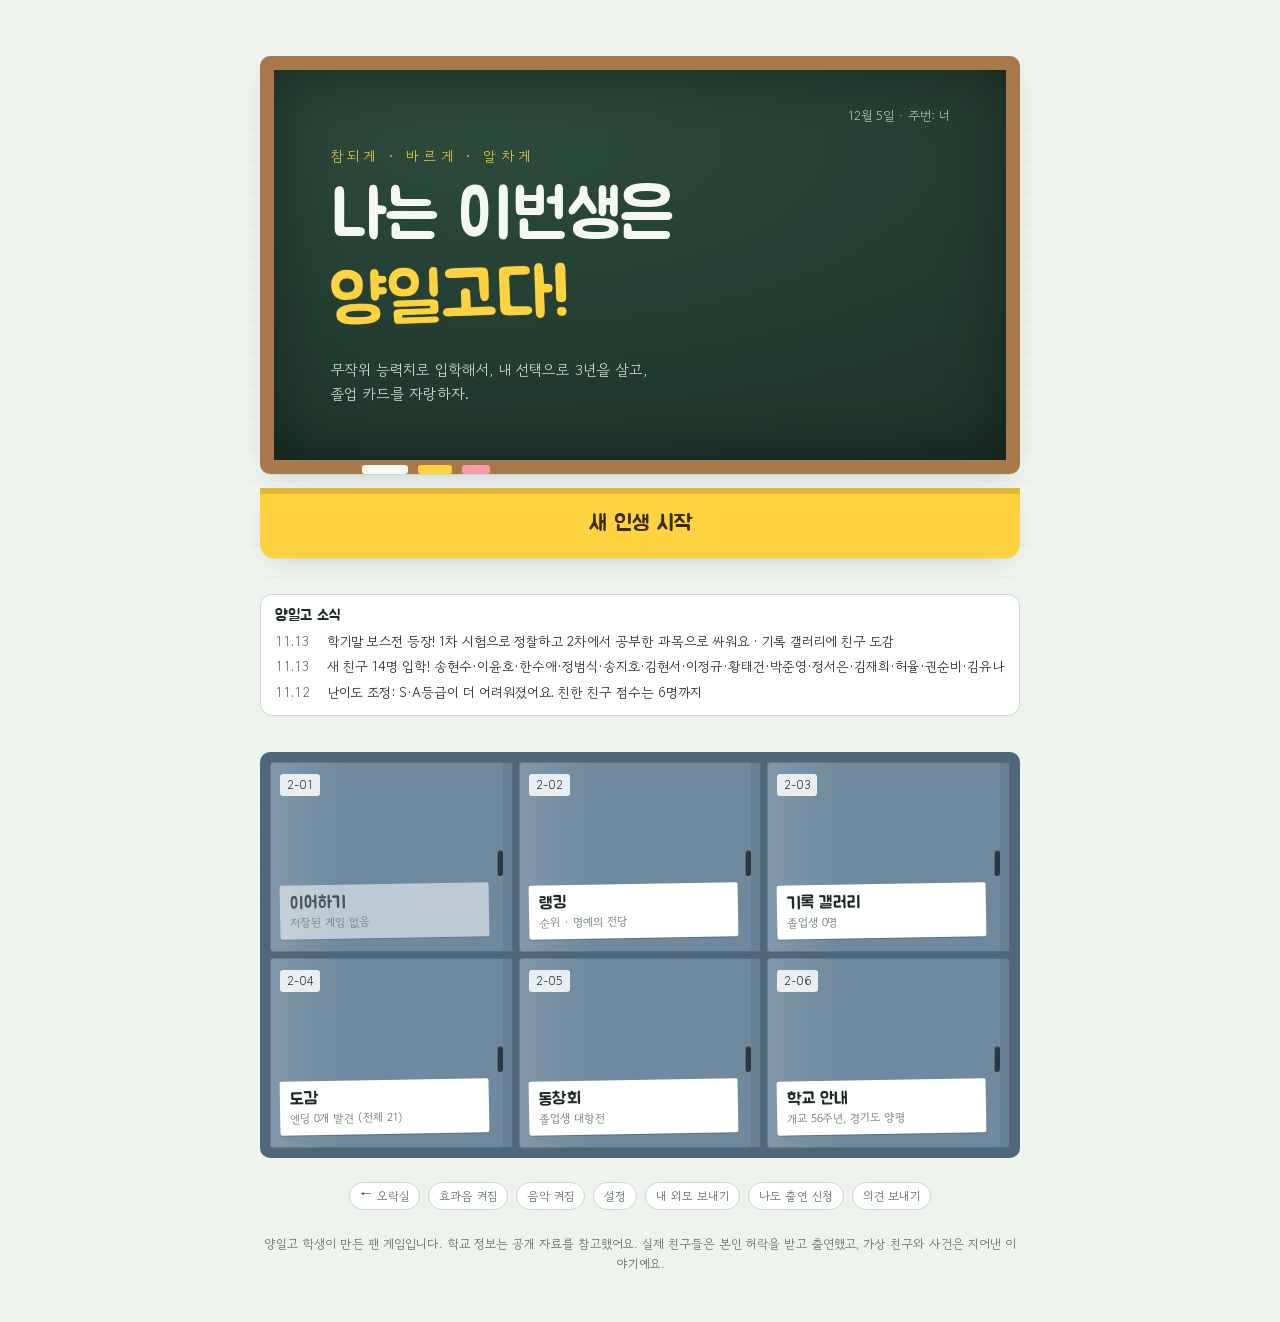
<file: index.html>
<!doctype html>
<html lang="ko">
<head>
<meta charset="utf-8">
<meta name="viewport" content="width=device-width, initial-scale=1, viewport-fit=cover">
<title>나는 이번생은 양일고다!</title>
<meta name="description" content="무작위 능력치로 입학해 졸업까지, 병맛 사건과 다양한 엔딩이 있는 학교생활 시뮬레이션">
<meta name="theme-color" content="#eef3ee">
<meta name="apple-mobile-web-app-capable" content="yes">
<meta name="apple-mobile-web-app-title" content="양일고다">
<meta name="mobile-web-app-capable" content="yes">
<link rel="apple-touch-icon" sizes="180x180" href="apple-touch-icon.png">
<link rel="icon" type="image/png" sizes="192x192" href="icon-192.png">
<link rel="manifest" href="manifest.json">
<link rel="preconnect" href="https://fonts.googleapis.com">
<link rel="preconnect" href="https://fonts.gstatic.com" crossorigin>
<link rel="stylesheet" href="https://fonts.googleapis.com/css2?family=Jua&family=Gowun+Dodum&family=Nanum+Myeongjo:wght@400;700;800&family=Nanum+Pen+Script&display=swap">
<link rel="stylesheet" href="style.css">
<style>:root{padding-top:env(safe-area-inset-top,0px);padding-bottom:env(safe-area-inset-bottom,0px)} body{margin:0} img{max-width:100%}</style>
</head>
<body>
<div id="app" aria-live="polite"></div>
<div id="modal" class="overlay" hidden></div>
<div id="viewer" class="overlay" hidden></div>
<div id="mini" class="overlay mini" hidden></div>
<div id="toast" class="toast" role="status" hidden></div>

<script src="school.js"></script>
<script src="avatar.js"></script>
<script src="avatar2.js"></script>
<script src="avatar3.js"></script>
<script src="fullbody.js"></script>
<script src="scene.js"></script>
<script src="characters.js"></script>
<script src="friends.js"></script>
<script src="events.js"></script>
<script src="deep.js"></script>
<script src="variants.js"></script>
<script src="romance.js"></script>
<script src="endings.js"></script>
<script src="game.js"></script>
<script src="minigame.js"></script>
<script src="questions.js"></script>
<script src="records.js"></script>
<script src="extras.js"></script>
<script src="fx.js"></script>
<script src="meta.js"></script>
<script src="life.js"></script>
<script src="lookmaker.js"></script>
<script src="ranking.js"></script>
<script src="report.js"></script>
<script src="boss.js"></script>
<script src="bossui.js"></script>
<script src="eventv2.js"></script>
<script src="examcard.js"></script>
<script src="cutscene.js"></script>
<script src="sound.js"></script>
<script src="frienddex.js"></script>
<script src="story.js"></script>
<script src="stats.js"></script>
<script>start();</script>
<script>/* 오락실로 나가기 전에 진행 상황 저장 */
document.addEventListener('click', function (e) {
  var t = e.target, a = t && t.closest ? t.closest('a.arcade-link') : null;
  if (a && typeof save === 'function') { try { save(); } catch (err) {} }
}, true);
</script>
</body>
</html>
</file>
<file: style.css>
/* 레이아웃 개념: 칠판(무대)과 학생 수첩(패널) — 칠판 녹색 + 분필 흰색 + 형광펜 노랑 */
:root {
  --paper: #eef3ee;
  --card: #ffffff;
  --ink: #1d2a24;
  --muted: #5d6f66;
  --line: #cbd9cf;
  --board: #2b4a3c;
  --board-deep: #1d3329;
  --board-text: #2b4a3c;
  --chalk: #f4f7f2;
  --marker: #ffd23f;
  --marker-ink: #3a2e00;
  --rose: #d9455f;
  --violet: #7552d1;
  --wood: #a8794a;
  --up: #1f8a5b;
  --down: #c8402f;
  --shadow: 0 1px 0 rgba(29, 51, 41, .06), 0 8px 24px -12px rgba(29, 51, 41, .25);
  --steel: #6f8a9e;
  --steel-deep: #4f6778;
  --notebook: #fbfcfd;
  --notebook-line: #c9daea;
  --notebook-margin: #e7a5a5;
  --seal: #c23b2e;
  --bubble-in: #eef2ef;
  --bubble-out: #ffd23f;
  --f-disp: 'Jua', 'Gowun Dodum', 'Apple SD Gothic Neo', sans-serif;
  --f-doc: 'Nanum Myeongjo', 'AppleMyungjo', 'Batang', serif;
  --f-hand: 'Nanum Pen Script', 'Gowun Dodum', cursive;
  --f-body: 'Gowun Dodum', 'Apple SD Gothic Neo', 'Malgun Gothic', sans-serif;
  --r: 14px;
}
@media (prefers-color-scheme: dark) {
  :root:not([data-theme="light"]) {
    --paper: #111b16; --card: #1a2821; --ink: #e5ede7; --muted: #94a89d; --line: #2c4237;
    --board: #22392e; --board-deep: #172820; --board-text: #9fd8b8; --chalk: #f0f4f0; --rose: #ff7a8f; --violet: #a68bff;
    --up: #5fd39a; --down: #ff8a7a; --shadow: 0 8px 24px -12px rgba(0, 0, 0, .6); color-scheme: dark;
    --steel: #3e5363; --steel-deep: #2c3c48; --notebook: #1f2a25; --notebook-line: #2f4a5e; --notebook-margin: #6e3d3d; --seal: #ff7a6b; --bubble-in: #24342c;
  }
}
:root[data-theme="dark"] {
  --paper: #111b16; --card: #1a2821; --ink: #e5ede7; --muted: #94a89d; --line: #2c4237;
  --board: #22392e; --board-deep: #172820; --board-text: #9fd8b8; --chalk: #f0f4f0; --rose: #ff7a8f; --violet: #a68bff;
  --up: #5fd39a; --down: #ff8a7a; --shadow: 0 8px 24px -12px rgba(0, 0, 0, .6); color-scheme: dark;
    --steel: #3e5363; --steel-deep: #2c3c48; --notebook: #1f2a25; --notebook-line: #2f4a5e; --notebook-margin: #6e3d3d; --seal: #ff7a6b; --bubble-in: #24342c;
}

*, *::before, *::after { box-sizing: border-box; }
[hidden] { display: none !important; }
html, body { min-height: 100%; }
body {
  margin: 0; background: var(--paper); color: var(--ink);
  font-family: var(--f-body); font-size: 15px; line-height: 1.6;
  background-image: linear-gradient(var(--line) 1px, transparent 1px);
  background-size: 100% 32px; background-attachment: fixed;
  background-blend-mode: normal;
}
body::before { content: ""; position: fixed; inset: 0; background: var(--paper); opacity: .82; z-index: -1; }
button { font: inherit; color: inherit; }
h1, h2, h3 { font-family: var(--f-disp); font-weight: 400; line-height: 1.2; text-wrap: balance; margin: 0; }
:focus-visible { outline: 3px solid var(--marker); outline-offset: 2px; }

#app {
  max-width: 1240px; margin: 0 auto;
  padding-left: max(16px, env(safe-area-inset-left, 0px));
  padding-right: max(16px, env(safe-area-inset-right, 0px));
  padding-block: 20px 48px;
}

.eyebrow { margin: 0; font-size: 12.5px; letter-spacing: .08em; color: var(--muted); }
.eyebrow.center { text-align: center; }
.sec-title { font-size: 17px; margin-bottom: 10px; display: flex; align-items: center; gap: 8px; }
.sec-title::after { content: ""; flex: 1; height: 1px; background: var(--line); }
.fine { font-size: 12.5px; color: var(--muted); margin: 0; }
.fine.center { text-align: center; }
.fine a { color: inherit; }

/* 버튼 */
.btn {
  display: inline-flex; flex-direction: column; align-items: center; justify-content: center; gap: 2px;
  padding: 11px 18px; border-radius: 12px; border: 1.5px solid var(--line);
  background: var(--card); cursor: pointer; font-family: var(--f-disp); font-size: 16px;
  transition: transform .12s, border-color .12s, background .12s;
}
.btn:hover:not(:disabled) { border-color: var(--board); transform: translateY(-1px); }
.btn:disabled { opacity: .45; cursor: not-allowed; }
.btn small { font-family: var(--f-body); font-size: 12px; color: var(--muted); }
.btn.primary { background: var(--marker); border-color: var(--marker); color: var(--marker-ink); }
.btn.primary small { color: var(--marker-ink); }
.btn.big { padding: 16px 20px; font-size: 19px; }
.btn.sm { padding: 6px 12px; font-size: 14px; border-radius: 10px; }
.btn.wide { width: 100%; }
.link { background: none; border: 0; color: var(--muted); cursor: pointer; padding: 6px 0; font-size: 14px; }
.link:hover { color: var(--ink); text-decoration: underline; }

/* ───── 메인 메뉴 ───── */
.menu { display: grid; gap: 24px; max-width: 760px; margin: 4vh auto 0; }
.board {
  position: relative; background: radial-gradient(120% 90% at 30% 20%, var(--board), var(--board-deep));
  color: var(--chalk); border: 14px solid var(--wood); border-radius: 10px;
  padding: 36px clamp(20px, 5vw, 56px) 54px; box-shadow: var(--shadow), inset 0 0 60px rgba(0, 0, 0, .35);
}
.board-date { margin: 0 0 18px; font-size: 13px; opacity: .7; text-align: right; }
.logo { font-size: clamp(38px, 8vw, 68px); letter-spacing: -.01em; }
.logo span { color: var(--marker); display: inline-block; transform: rotate(-2deg); text-shadow: 0 0 1px rgba(255, 210, 63, .6); }
.board-sub { margin: 18px 0 0; max-width: 36ch; opacity: .85; }
.chalk-tray { position: absolute; left: 12%; bottom: -14px; display: flex; gap: 10px; }
.chalk-tray i { display: block; width: 46px; height: 9px; border-radius: 3px; background: var(--chalk); }
.chalk-tray i:nth-child(2) { background: var(--marker); width: 34px; }
.chalk-tray i:nth-child(3) { background: #ff9aa8; width: 28px; }
.menu-actions { display: grid; grid-template-columns: repeat(2, minmax(0, 1fr)); gap: 12px; }
.menu-actions .primary { grid-column: 1 / -1; }

/* ───── 공통 시트 ───── */
.sheet-head { margin-bottom: 18px; }
.sheet-head h2 { font-size: clamp(28px, 5vw, 38px); }
.sheet-head.row { display: flex; justify-content: space-between; align-items: flex-end; gap: 12px; flex-wrap: wrap; }
.paper { background: var(--card); border: 1px solid var(--line); border-radius: var(--r); padding: 18px; box-shadow: var(--shadow); min-width: 0; }

/* ───── 캐릭터 생성 ───── */
.create { max-width: 720px; margin: 0 auto; display: grid; gap: 16px; }
.idcard {
  display: grid; grid-template-columns: 130px minmax(0, 1fr); gap: 22px;
  background: var(--card); border: 1px solid var(--line); border-radius: 18px; padding: 22px; box-shadow: var(--shadow);
  border-top: 10px solid var(--board);
}
.photo {
  aspect-ratio: 3 / 4; max-width: 100%; border: 2px dashed var(--line); border-radius: 10px; display: grid; place-items: center; align-content: center; gap: 4px;
  background: repeating-linear-gradient(45deg, transparent 0 8px, color-mix(in srgb, var(--line) 35%, transparent) 8px 9px);
}
.photo span { font-family: var(--f-disp); font-size: 54px; color: var(--board-text); line-height: 1; }
.photo small { font-size: 11px; color: var(--muted); }
.field-l { font-size: 12px; color: var(--muted); letter-spacing: .08em; }
.name-input {
  display: block; width: 100%; font-family: var(--f-disp); font-size: 30px; border: 0; border-bottom: 2px solid var(--ink);
  background: transparent; color: var(--ink); padding: 2px 0 4px; margin-bottom: 14px;
}
.name-input:focus { outline: none; border-color: var(--marker); }
.seg.gender { margin: -4px 0 14px; }
.trait-cards { display: grid; grid-template-columns: repeat(auto-fit, minmax(200px, 1fr)); gap: 10px; }
.trait-card { display: grid; gap: 4px; background: var(--card); border: 1px solid var(--line); border-radius: 12px; padding: 14px; }
.trait-card b { font-family: var(--f-disp); font-weight: 400; font-size: 18px; }
.trait-card .pro { color: var(--up); font-size: 13.5px; }
.trait-card .con { color: var(--down); font-size: 13.5px; }
.trait-card.secret { border-style: dashed; color: var(--muted); }
.trait-card.secret b { color: var(--ink); }
.mode-cards { display: grid; grid-template-columns: repeat(auto-fit, minmax(220px, 1fr)); gap: 10px; }
.mode-card { display: grid; gap: 4px; text-align: left; font: inherit; color: var(--ink); background: var(--card); border: 1px solid var(--line); border-radius: 12px; padding: 14px; cursor: pointer; }
.mode-card b { font-family: var(--f-disp); font-weight: 400; font-size: 18px; }
.mode-card span { color: var(--muted); font-size: 13.5px; }
.mode-card.on { border: 2px solid var(--ink); padding: 13px; }
.mode-card:focus-visible { outline: 3px solid var(--line); outline-offset: 2px; }
.create-actions { display: flex; gap: 10px; flex-wrap: wrap; justify-content: flex-end; }
.create-actions.col { flex-direction: column; align-items: stretch; }

/* 능력치 막대 */
.stats { display: grid; gap: 7px; }
.stat { display: grid; grid-template-columns: 52px minmax(0, 1fr) 30px; align-items: center; gap: 10px; font-size: 13.5px; }
.stat-l { color: var(--muted); }
.stat-v { font-family: var(--f-disp); font-size: 16px; text-align: right; font-variant-numeric: tabular-nums; }
.bar { height: 10px; border-radius: 5px; background: color-mix(in srgb, var(--line) 70%, transparent); overflow: hidden; }
.bar i { display: block; height: 100%; background: var(--board-text); border-radius: 5px; transition: width .5s cubic-bezier(.2, .8, .2, 1); }
.stat.warn .bar i { background: #e0a52b; }
.stat.danger .bar i { background: var(--rose); }
.fatigue { margin-top: 10px; padding-top: 10px; border-top: 1px dashed var(--line); }
.fatigue .bar i { background: #8a9b92; }
.warn-text { margin: 6px 0 0; color: var(--rose); font-size: 13px; }

/* ───── 게임 화면 ───── */
.topbar {
  position: sticky; top: env(safe-area-inset-top, 0px); z-index: 5;
  display: flex; align-items: center; gap: 14px; flex-wrap: wrap;
  background: var(--board); color: var(--chalk); border-radius: 14px; padding: 10px 14px; margin-bottom: 16px;
  box-shadow: var(--shadow);
}
.logo-mini { background: var(--marker); color: var(--marker-ink); border: 0; border-radius: 8px; padding: 4px 10px; font-family: var(--f-disp); font-size: 16px; cursor: pointer; }
.date-box { display: flex; align-items: baseline; gap: 10px; flex-wrap: wrap; flex: 1; min-width: 0; }
.date-box b { font-family: var(--f-disp); font-weight: 400; font-size: 20px; }
.grade-tag { font-size: 13px; opacity: .8; }
.dday { font-size: 13px; background: rgba(255, 255, 255, .12); padding: 1px 10px; border-radius: 99px; }
.dday:empty { display: none; }
.ap { display: flex; align-items: center; gap: 6px; }
.ap i { width: 16px; height: 16px; border-radius: 50%; border: 2px solid var(--chalk); opacity: .5; }
.ap i.on { background: var(--marker); border-color: var(--marker); opacity: 1; }
.ap span { font-family: var(--f-disp); font-size: 15px; margin-left: 4px; font-variant-numeric: tabular-nums; }

.game { display: grid; grid-template-columns: 260px minmax(0, 1fr) 280px; gap: 16px; align-items: start; }
.panel { background: var(--card); border: 1px solid var(--line); border-radius: var(--r); padding: 16px; box-shadow: var(--shadow); min-width: 0; }
.me-head { display: flex; align-items: center; gap: 12px; margin-bottom: 10px; }
.me-photo { width: 48px; height: 48px; flex: none; display: grid; place-items: center; border-radius: 12px; background: var(--board); color: var(--chalk); font-family: var(--f-disp); font-size: 24px; }
.me-name { font-family: var(--f-disp); font-weight: 400; font-size: 21px; display: block; line-height: 1.2; }
.me-nick { display: block; color: var(--muted); font-size: 12.5px; }
.traits { display: flex; flex-wrap: wrap; gap: 5px; margin-bottom: 14px; }
.trait { font-size: 12px; padding: 2px 9px; border-radius: 99px; background: color-mix(in srgb, var(--board-text) 12%, transparent); border: 1px solid color-mix(in srgb, var(--board-text) 30%, transparent); cursor: help; }
.trait.talent { background: var(--marker); color: var(--marker-ink); border-color: var(--marker); }
.trait.secret { border-style: dashed; background: none; color: var(--muted); }
.me-meta { margin: 14px 0 0; display: grid; gap: 6px; font-size: 13px; }
.me-meta div { display: flex; justify-content: space-between; gap: 8px; }
.me-meta dt { color: var(--muted); }
.me-meta dd { margin: 0; text-align: right; display: flex; gap: 3px; flex-wrap: wrap; justify-content: flex-end; }
.gr { display: inline-grid; place-items: center; min-width: 22px; height: 22px; padding: 0 4px; border-radius: 6px; font-family: var(--f-disp); font-size: 13px; background: color-mix(in srgb, var(--line) 60%, transparent); }
.gr.g1, .gr.g2 { background: var(--marker); color: var(--marker-ink); }
.gr.g3 { background: color-mix(in srgb, var(--board-text) 22%, transparent); }
.gr.g4, .gr.g5 { background: color-mix(in srgb, var(--rose) 18%, transparent); }
.gr.g7, .gr.g8, .gr.g9 { background: color-mix(in srgb, var(--rose) 22%, transparent); }

.stage { display: grid; gap: 14px; min-width: 0; }
.slots { list-style: none; margin: 0; padding: 0; display: grid; grid-template-columns: repeat(3, 1fr); gap: 6px; }
.slots li { text-align: center; font-size: 13px; padding: 6px 4px; border-radius: 10px; border: 1.5px dashed var(--line); color: var(--muted); }
.slots li.done { text-decoration: line-through; opacity: .6; }
.slots li.now { border-style: solid; border-color: var(--board-text); color: var(--ink); background: var(--card); font-weight: 700; }

.situation {
  position: relative; background: radial-gradient(120% 120% at 20% 0%, var(--board), var(--board-deep)); color: var(--chalk);
  border: 10px solid var(--wood); border-radius: 10px; padding: 22px 24px 26px; min-height: 180px;
  box-shadow: inset 0 0 40px rgba(0, 0, 0, .3);
}
.situation .eyebrow { color: var(--marker); opacity: .95; }
.situation h2 { font-size: clamp(24px, 4vw, 32px); margin: 6px 0 4px; }
.sit-text { margin: 8px 0 0; font-size: 16.5px; max-width: 60ch; }
.chips { display: flex; flex-wrap: wrap; gap: 6px; margin-top: 12px; }
.chip { font-size: 12.5px; padding: 2px 10px; border-radius: 99px; font-variant-numeric: tabular-nums; }
.chip.up { background: color-mix(in srgb, var(--up) 22%, transparent); color: var(--up); }
.chip.down { background: color-mix(in srgb, var(--down) 20%, transparent); color: var(--down); }
.situation .chip.up { background: rgba(95, 211, 154, .18); color: #9ff0c3; }
.situation .chip.down { background: rgba(255, 138, 122, .18); color: #ffb3a8; }
.notes { list-style: none; margin: 12px 0 0; padding: 0; display: grid; gap: 4px; }
.notes li { font-family: var(--f-disp); font-size: 15px; color: var(--marker-ink); background: var(--marker); padding: 3px 10px; border-radius: 6px; justify-self: start; }

.actions { display: grid; grid-template-columns: repeat(auto-fill, minmax(190px, 1fr)); gap: 10px; }
.action {
  display: flex; align-items: center; gap: 12px; text-align: left; padding: 12px 14px; border-radius: 14px;
  background: var(--card); border: 1.5px solid var(--line); cursor: pointer; transition: transform .12s, border-color .12s, box-shadow .12s;
}
.action:hover:not(:disabled) { transform: translateY(-2px); border-color: var(--board); box-shadow: var(--shadow); }
.action:disabled { opacity: .45; cursor: not-allowed; }
.action b, .pick b, .choice b { font-family: var(--f-disp); font-weight: 400; font-size: 17px; display: block; line-height: 1.25; }
.action small, .pick small, .choice small { color: var(--muted); font-size: 12.5px; display: block; }
.stamp {
  flex: none; width: 44px; height: 44px; border-radius: 50%; display: grid; place-items: center;
  border: 2.5px solid var(--rose); color: var(--rose); font-family: var(--f-disp); font-size: 20px; transform: rotate(-8deg);
}
.picker { background: var(--card); border: 1.5px solid var(--board); border-radius: 14px; padding: 14px; }
.picker-head { display: flex; justify-content: space-between; align-items: center; margin-bottom: 10px; font-family: var(--f-disp); font-size: 17px; }
.picker-head b { font-weight: 400; }
.pick-grid { display: grid; grid-template-columns: repeat(auto-fill, minmax(200px, 1fr)); gap: 8px; }
.pick { display: flex; align-items: center; gap: 10px; text-align: left; padding: 10px 12px; border-radius: 12px; border: 1.5px solid var(--line); background: var(--paper); cursor: pointer; }
.pick:hover { border-color: var(--board); }
.pick.loc { border-left: 5px solid var(--board); }
.day-end { display: flex; justify-content: flex-end; }

.avatar { flex: none; width: 38px; height: 38px; border-radius: 50%; display: grid; place-items: center; background: var(--c, var(--muted)); color: #fff; font-family: var(--f-disp); font-size: 18px; }
.avatar.sm { width: 32px; height: 32px; font-size: 15px; }
.avatar.lg { width: 64px; height: 64px; font-size: 28px; }
.friends { list-style: none; margin: 0 0 18px; padding: 0; display: grid; gap: 10px; }
.friends li { display: grid; grid-template-columns: auto minmax(0, 1fr) auto; align-items: center; gap: 10px; font-size: 13.5px; }
.friends li b { font-weight: 700; display: block; line-height: 1.3; }
.friends li small { color: var(--muted); font-size: 12px; }
.friends li.unknown { opacity: .5; }
.heart { display: block; height: 6px; border-radius: 3px; background: color-mix(in srgb, var(--line) 70%, transparent); overflow: hidden; margin-top: 3px; }
.heart i { display: block; height: 100%; background: var(--rose); border-radius: 3px; }
.log { list-style: none; margin: 0; padding: 0; display: grid; gap: 6px; font-size: 12.5px; color: var(--muted); }
.log li { padding-left: 12px; position: relative; }
.log li::before { content: ""; position: absolute; left: 0; top: .65em; width: 5px; height: 5px; border-radius: 50%; background: var(--line); }

/* ───── 이벤트 모달 ───── */
.overlay {
  position: fixed; inset: 0; z-index: 20; display: grid; place-items: center; overflow-y: auto;
  background: rgba(10, 20, 15, .55); backdrop-filter: blur(3px);
  padding: max(16px, env(safe-area-inset-top, 0px)) max(16px, env(safe-area-inset-right, 0px)) max(16px, env(safe-area-inset-bottom, 0px)) max(16px, env(safe-area-inset-left, 0px));
}
.ev-card {
  width: min(620px, 100%); background: var(--card); border-radius: 18px; padding: 22px; box-shadow: 0 30px 60px -20px rgba(0, 0, 0, .5);
  border-top: 10px solid var(--board); animation: pop .28s cubic-bezier(.2, .9, .3, 1.2);
}
.ev-card.t-absurd { border-top-color: var(--rose); }
.ev-card.t-rare { border-top-color: var(--violet); }
.ev-card.t-story { border-top-color: var(--marker); }
.ev-card.t-char, .ev-card.t-meet { border-top-color: #ff9aa8; }
.ev-top { display: flex; gap: 6px; margin-bottom: 8px; }
.ev-type { font-size: 12px; padding: 2px 10px; border-radius: 99px; background: color-mix(in srgb, var(--board) 15%, transparent); }
.t-absurd .ev-type { background: color-mix(in srgb, var(--rose) 18%, transparent); color: var(--rose); }
.t-rare .ev-type { background: color-mix(in srgb, var(--violet) 18%, transparent); color: var(--violet); }
.t-story .ev-type { background: var(--marker); color: var(--marker-ink); }
.ev-new { font-size: 12px; padding: 2px 10px; border-radius: 99px; background: var(--violet); color: #fff; }
.ev-card h2 { font-size: 26px; margin-bottom: 12px; }
.ev-body { display: flex; gap: 14px; align-items: flex-start; }
.ev-body p { margin: 0; font-size: 16px; }
.speaker { display: grid; justify-items: center; gap: 4px; flex: none; }
.speaker small { font-size: 12px; color: var(--muted); }
.ev-choices { display: grid; gap: 8px; margin-top: 18px; }
.choice { text-align: left; padding: 12px 16px; border-radius: 12px; border: 1.5px solid var(--line); background: var(--paper); cursor: pointer; transition: border-color .12s, transform .12s; }
.choice:hover:not(:disabled) { border-color: var(--board); transform: translateX(3px); }
.choice:disabled { opacity: .5; cursor: not-allowed; }
.ev-result { margin: 18px 0 14px; padding: 14px 16px; background: var(--paper); border-radius: 12px; border-left: 4px solid var(--marker); }
.ev-result p { margin: 4px 0 0; }
.ev-result .notes li { font-size: 14px; }
@keyframes pop { from { transform: translateY(14px) scale(.97); opacity: 0; } to { transform: none; opacity: 1; } }

/* ───── 학기 결산 ───── */
.report { max-width: 980px; margin: 0 auto; display: grid; gap: 16px; }
.report-grid { display: grid; grid-template-columns: repeat(3, minmax(0, 1fr)); gap: 14px; }
.tbl { width: 100%; border-collapse: collapse; font-size: 14px; font-variant-numeric: tabular-nums; }
.tbl th { text-align: left; font-weight: 400; color: var(--muted); font-size: 12.5px; border-bottom: 1px solid var(--line); padding: 4px 0; }
.tbl td { padding: 7px 0; border-bottom: 1px dashed var(--line); }
.tbl td:last-child, .tbl th:last-child { text-align: right; }
.tbl .up { color: var(--up); } .tbl .down { color: var(--down); }
.teacher-note { margin: 0; font-size: 13.5px; padding: 10px 12px; background: var(--paper); border-radius: 10px; }
.teacher-note b { display: block; font-family: var(--f-disp); font-weight: 400; color: var(--rose); }

/* ───── 엔딩 ───── */
.ending { max-width: 1040px; margin: 0 auto; display: grid; gap: 14px; }
.ending-head { display: flex; align-items: center; justify-content: center; gap: 20px; flex-wrap: wrap; }
.ending-kicker { margin: 0; color: var(--muted); font-size: 14px; }
.ending-title { font-size: clamp(34px, 7vw, 58px); animation: rise .8s cubic-bezier(.2, .8, .2, 1) both; }
.ending-desc { text-align: center; max-width: 52ch; margin: 0 auto; font-size: 16.5px; }
.rank-stamp {
  width: 92px; height: 92px; flex: none; border-radius: 50%; display: grid; place-items: center;
  border: 6px double var(--rose); color: var(--rose); font-family: var(--f-disp); font-size: 50px; transform: rotate(-12deg);
  animation: stamp .5s .5s cubic-bezier(.3, 1.6, .5, 1) both;
}
.rank-stamp.r-S { color: #d4a400; border-color: #d4a400; }
.rank-stamp.sm { width: 44px; height: 44px; font-size: 22px; border-width: 4px; animation: none; }
.ending-grid { display: grid; grid-template-columns: minmax(0, 1.1fr) minmax(0, 1fr); gap: 18px; margin-top: 8px; align-items: start; }
.card-frame { margin: 0; display: grid; gap: 6px; }
.card-frame img { width: 100%; max-width: 100%; aspect-ratio: 3 / 5; border-radius: 12px; background: var(--board-deep); box-shadow: var(--shadow); }
.card-frame figcaption { font-size: 12.5px; color: var(--muted); text-align: center; }
.ending-side { display: grid; gap: 14px; }
.kv { margin: 0; display: grid; grid-template-columns: repeat(2, minmax(0, 1fr)); gap: 10px 16px; }
.kv dt { font-size: 12px; color: var(--muted); }
.kv dd { margin: 0; font-family: var(--f-disp); font-size: 18px; }
.nick-line { margin: 12px 0 0; font-size: 13.5px; color: var(--muted); }
@keyframes rise { from { opacity: 0; transform: translateY(16px); } to { opacity: 1; transform: none; } }
@keyframes stamp { from { opacity: 0; transform: rotate(-12deg) scale(2.2); } to { opacity: 1; transform: rotate(-12deg) scale(1); } }

/* ───── 갤러리 · 도감 ───── */
.gallery, .dex { max-width: 1040px; margin: 0 auto; display: grid; gap: 14px; }
.toolbar { display: flex; justify-content: space-between; gap: 10px; flex-wrap: wrap; align-items: center; }
.tool-r { display: flex; gap: 8px; flex-wrap: wrap; justify-content: flex-end; }
.seg { display: inline-flex; flex-wrap: wrap; background: var(--card); border: 1px solid var(--line); border-radius: 12px; padding: 3px; gap: 2px; justify-self: start; }
.seg button { border: 0; background: none; padding: 6px 14px; border-radius: 9px; cursor: pointer; font-size: 14px; }
.seg button.on { background: var(--board); color: var(--chalk); }
.import { display: grid; gap: 8px; background: var(--card); border: 1px solid var(--line); border-radius: 12px; padding: 14px; font-size: 13.5px; }
.import textarea { width: 100%; font: 12px/1.4 ui-monospace, monospace; border: 1px solid var(--line); border-radius: 8px; padding: 8px; background: var(--paper); color: var(--ink); resize: vertical; }
.rec-grid { display: grid; grid-template-columns: repeat(auto-fill, minmax(230px, 1fr)); gap: 12px; }
.rec {
  display: grid; gap: 10px; text-align: left; padding: 14px; border-radius: 14px; cursor: pointer;
  background: radial-gradient(120% 120% at 20% 0%, var(--board), var(--board-deep)); color: var(--chalk);
  border: 6px solid var(--wood); transition: transform .15s;
}
.rec:hover { transform: translateY(-3px) rotate(-.4deg); }
.rec-top { display: flex; justify-content: space-between; font-size: 11.5px; opacity: .7; font-variant-numeric: tabular-nums; }
.rec-main { display: flex; align-items: center; gap: 10px; }
.rec-main b { font-family: var(--f-disp); font-weight: 400; font-size: 20px; display: block; line-height: 1.2; }
.rec-main small { color: var(--marker); font-size: 13px; }
.rec .rank-stamp { color: #ff9aa8; border-color: #ff9aa8; }
.rec .rank-stamp.r-S { color: var(--marker); border-color: var(--marker); }
.mini-stats { display: grid; grid-template-columns: repeat(5, 1fr); gap: 6px; height: 54px; align-items: end; }
.mini-stats span { position: relative; height: 100%; display: flex; align-items: flex-end; background: rgba(255, 255, 255, .08); border-radius: 4px; }
.mini-stats i { display: block; width: 100%; background: var(--chalk); border-radius: 4px; opacity: .85; }
.mini-stats em { position: absolute; bottom: 2px; left: 0; right: 0; text-align: center; font-style: normal; font-size: 10.5px; color: var(--board-deep); }
.rec-traits { font-size: 12px; opacity: .75; }
.empty { text-align: center; padding: 50px 16px; background: var(--card); border: 1.5px dashed var(--line); border-radius: 16px; display: grid; gap: 4px; justify-items: center; }
.empty p { margin: 0; }
.empty p:first-child { font-family: var(--f-disp); font-size: 22px; }
.empty .btn { margin-top: 12px; }
.dex-list { list-style: none; margin: 0; padding: 0; display: grid; grid-template-columns: repeat(auto-fill, minmax(260px, 1fr)); gap: 10px; }
.dex-item { display: grid; gap: 4px; padding: 14px; border-radius: 12px; border: 1.5px dashed var(--line); color: var(--muted); font-size: 13.5px; }
.dex-item b { font-family: var(--f-disp); font-weight: 400; font-size: 18px; color: var(--ink); }
.dex-item.found { border-style: solid; background: var(--card); color: var(--ink); box-shadow: var(--shadow); }
.dex-item.found b { color: var(--board-text); }
.dex-item.rare b { color: var(--violet); }
.dex-item small { color: var(--muted); }
.viewer-card { width: min(520px, 100%); display: grid; gap: 12px; background: var(--card); padding: 16px; border-radius: 16px; }
.viewer-card img { width: 100%; max-width: 100%; aspect-ratio: 3 / 4; border-radius: 10px; background: var(--board-deep); }

.toast {
  position: fixed; left: 50%; transform: translateX(-50%); z-index: 30;
  bottom: calc(20px + env(safe-area-inset-bottom, 0px));
  background: var(--ink); color: var(--paper); padding: 10px 18px; border-radius: 12px; font-size: 14px;
  max-width: calc(100% - 32px); box-shadow: var(--shadow); animation: rise .25s ease-out;
}

/* ───── 교훈 · 급식 · 학교 안내 ───── */
.board-motto { margin: 0 0 10px; font-size: 14px; letter-spacing: .3em; color: var(--marker); opacity: .9; }
.menu-strip { margin: 0; font-size: 13px; color: var(--muted); padding: 7px 12px; border: 1px dashed var(--line); border-radius: 10px; background: var(--card); }
.menu-strip b { font-family: var(--f-disp); font-weight: 400; color: var(--ink); margin-right: 6px; }
.school { max-width: 1040px; margin: 0 auto; display: grid; gap: 14px; }
.motto-stone {
  display: flex; align-items: center; justify-content: center; gap: clamp(14px, 4vw, 40px); flex-wrap: wrap;
  padding: 22px 16px; border-radius: 40% 46% 12px 12px / 60% 60% 12px 12px;
  background: linear-gradient(160deg, #cfc8bb, #a39b8c); color: #2e2a23; box-shadow: var(--shadow);
}
.motto-stone span { font-size: 13px; letter-spacing: .2em; opacity: .7; }
.motto-stone b { font-family: var(--f-disp); font-weight: 400; font-size: clamp(26px, 5vw, 38px); }
.school-grid { display: grid; grid-template-columns: repeat(2, minmax(0, 1fr)); gap: 14px; }
.school-grid .wide { grid-column: 1 / -1; }
.kv small { display: block; font-size: 11.5px; color: var(--muted); line-height: 1.4; }
.ideal-list, .subject-tags, .sched, .history { list-style: none; margin: 0; padding: 0; }
.ideal-list { display: grid; gap: 8px; }
.ideal-list li { display: grid; gap: 1px; font-size: 13.5px; }
.ideal-list b { font-family: var(--f-disp); font-weight: 400; font-size: 16px; color: var(--board-text); }
.subject-tags { display: flex; flex-wrap: wrap; gap: 6px; margin-bottom: 8px; }
.subject-tags li { font-size: 13px; padding: 3px 10px; border-radius: 8px; background: var(--paper); border: 1px solid var(--line); }
.sched { display: grid; gap: 4px; font-size: 13.5px; margin-bottom: 14px; }
.sched li { display: grid; grid-template-columns: 72px minmax(0, 1fr); gap: 8px; }
.sched span, .history span { font-family: var(--f-disp); color: var(--board-text); font-variant-numeric: tabular-nums; }
.history { display: grid; grid-template-columns: repeat(auto-fill, minmax(240px, 1fr)); gap: 6px 18px; font-size: 13.5px; }
.history li { display: grid; grid-template-columns: 44px minmax(0, 1fr); gap: 8px; }

/* ───── 수강신청 · 과목 ───── */
.course { max-width: 900px; margin: 0 auto; display: grid; gap: 14px; }
.track-pick { display: grid; grid-template-columns: repeat(2, minmax(0, 1fr)); gap: 10px; }
.track { display: grid; gap: 4px; text-align: left; padding: 18px; border-radius: 14px; border: 2px solid var(--line); background: var(--card); cursor: pointer; }
.track b { font-family: var(--f-disp); font-weight: 400; font-size: 26px; }
.track small { color: var(--muted); font-size: 13px; }
.track.on { border-color: var(--board-text); background: color-mix(in srgb, var(--board-text) 10%, var(--card)); }
.track-tag { margin: 0; font-family: var(--f-disp); font-size: 17px; color: var(--board-text); }
.course-grid { display: grid; grid-template-columns: repeat(auto-fill, minmax(220px, 1fr)); gap: 10px; }
.course-card { display: grid; gap: 5px; text-align: left; padding: 14px; border-radius: 14px; border: 2px solid var(--line); background: var(--card); cursor: pointer; transition: border-color .12s, transform .12s; }
.course-card:hover:not(:disabled) { transform: translateY(-2px); border-color: var(--board-text); }
.course-card:disabled { opacity: .45; cursor: not-allowed; }
.course-card.on { border-color: var(--marker); background: color-mix(in srgb, var(--marker) 14%, var(--card)); }
.course-card small { color: var(--muted); font-size: 12.5px; }
.cc-top { display: flex; justify-content: space-between; align-items: baseline; gap: 8px; }
.cc-top b { font-family: var(--f-disp); font-weight: 400; font-size: 19px; }
.cc-area { font-size: 11.5px; padding: 1px 8px; border-radius: 99px; background: var(--paper); border: 1px solid var(--line); flex: none; }
.cc-meta { font-size: 12.5px; font-variant-numeric: tabular-nums; }
.cc-friend { display: flex; align-items: center; gap: 6px; font-size: 12.5px; color: var(--rose); }
.cc-perk { font-size: 12px; color: var(--up); }
.pick.subj { align-items: center; }
.subj-m { flex: none; width: 38px; height: 38px; border-radius: 10px; display: grid; place-items: center; background: var(--board); color: var(--chalk); font-family: var(--f-disp); font-size: 16px; font-variant-numeric: tabular-nums; }
.pick.subj > span:last-child { flex: 1; min-width: 0; }
.heart.mastery i { background: var(--board-text); }
.tbl small { color: var(--muted); font-size: 11.5px; }
.tbl .avg td { border-bottom: 0; font-family: var(--f-disp); }
.ev-result p, .sit-text { white-space: pre-line; }
.ev-card.t-talk { border-top-color: #ff9aa8; }
.t-talk .ev-type { background: color-mix(in srgb, #ff9aa8 30%, transparent); }

.course-group { display: grid; gap: 8px; }
.cg-count { font-family: var(--f-body); font-size: 13px; padding: 1px 10px; border-radius: 99px; background: var(--paper); border: 1px solid var(--line); }
.cg-count.ok { background: var(--marker); border-color: var(--marker); color: var(--marker-ink); }
.subject-tags small { color: var(--muted); font-size: 11px; }
.curri { list-style: none; margin: 0 0 8px; padding: 0; display: grid; gap: 6px; font-size: 13px; }
.curri li { display: grid; grid-template-columns: 78px minmax(0, 1fr); gap: 8px; }
.curri span { font-family: var(--f-disp); color: var(--board-text); }

.sfx-btn { border: 1px solid rgba(255, 255, 255, .35); background: none; color: var(--chalk); border-radius: 99px; padding: 3px 10px; font-size: 12px; cursor: pointer; }
.sfx-btn.light { border-color: var(--line); color: var(--muted); background: var(--card); }
.menu-foot { display: flex; flex-wrap: wrap; gap: 8px; justify-content: center; }
.statline { display: none; flex-basis: 100%; flex-wrap: wrap; gap: 4px 12px; font-size: 12.5px; padding-top: 6px; border-top: 1px solid rgba(255, 255, 255, .15); font-variant-numeric: tabular-nums; }
.statline b { font-family: var(--f-disp); font-weight: 400; font-size: 15px; color: var(--marker); }
.statline .warn b { color: #ffb34d; } .statline .danger b { color: #ff8a8a; }
.daily-tag { margin: 8px 0 0; display: inline-block; font-size: 13px; padding: 4px 12px; border-radius: 8px; background: var(--marker); color: var(--marker-ink); }
.setuk ul { list-style: none; margin: 0; padding: 0; display: grid; gap: 8px; font-size: 14px; }
.setuk li b { font-family: var(--f-disp); font-weight: 400; color: var(--board-text); margin-right: 6px; }

/* ───── 미니게임 ───── */
.overlay.mini { z-index: 25; }
.mini-card { border-top-color: var(--marker); display: grid; gap: 14px; }
.mini-head { display: flex; justify-content: space-between; align-items: center; gap: 8px; }
.mini-q { margin: 0; font-size: 19px; font-family: var(--f-disp); line-height: 1.35; }
.mini-q small { display: block; font-family: var(--f-body); font-size: 12.5px; color: var(--muted); margin-bottom: 4px; }
.mini-opts { display: grid; grid-template-columns: repeat(2, minmax(0, 1fr)); gap: 8px; }
.mini-opts .choice { text-align: center; font-size: 15px; }
.choice.right { border-color: var(--up); background: color-mix(in srgb, var(--up) 18%, var(--card)); }
.choice.wrong { border-color: var(--down); background: color-mix(in srgb, var(--down) 15%, var(--card)); }
.mini-timer { height: 8px; border-radius: 4px; background: color-mix(in srgb, var(--line) 70%, transparent); overflow: hidden; }
.mini-timer i { display: block; height: 100%; width: 100%; background: var(--marker); }
.mini-track { position: relative; height: 46px; border-radius: 12px; background: color-mix(in srgb, var(--line) 60%, transparent); overflow: hidden; }
.mini-zone { position: absolute; top: 0; bottom: 0; background: color-mix(in srgb, var(--up) 45%, transparent); }
.mini-cursor { position: absolute; top: 4px; bottom: 4px; width: 6px; margin-left: -3px; border-radius: 3px; background: var(--ink); }
.mini-pads { display: grid; grid-template-columns: repeat(2, 1fr); gap: 10px; max-width: 300px; margin: 0 auto; width: 100%; }
.pad { aspect-ratio: 1; border-radius: 18px; border: 0; cursor: pointer; opacity: .45; transition: opacity .1s, transform .1s; }
.pad.p0 { background: #e0483b; } .pad.p1 { background: #ffd23f; } .pad.p2 { background: #1f9e74; } .pad.p3 { background: #3d7fd9; }
.pad.lit { opacity: 1; transform: scale(1.04); box-shadow: 0 0 24px rgba(255, 255, 255, .6); }
.pad:disabled { cursor: default; }
.mini-result { text-align: center; display: grid; gap: 6px; }
.mini-result b { font-family: var(--f-disp); font-weight: 400; font-size: 28px; }
.mini-result p { margin: 0; color: var(--muted); }
.mini-mult { justify-self: center; font-family: var(--f-disp); font-size: 20px; padding: 2px 14px; border-radius: 99px; background: var(--marker); color: var(--marker-ink); }
.ev-card.t-love { border-top-color: #ff6f91; }
.t-love .ev-type { background: color-mix(in srgb, #ff6f91 25%, transparent); color: #d63a64; }

.stars { color: #e8a317; letter-spacing: 1px; }
.title-btn { padding: 0; color: var(--ink); font-family: var(--f-disp); font-size: 13.5px; text-align: right; }
.pick.on { border-color: var(--marker); background: color-mix(in srgb, var(--marker) 14%, var(--paper)); }

/* ───── 졸업식 · 앨범 · 설정 ───── */
.ceremony { max-width: 960px; margin: 0 auto; display: grid; gap: 18px; }
.cer-title { text-align: center; font-size: clamp(32px, 6vw, 48px); }
.center { text-align: center; justify-content: center; }
.song { text-align: center; padding: 26px 18px; border-radius: 16px; background: radial-gradient(120% 120% at 20% 0%, var(--board), var(--board-deep)); color: var(--chalk); border: 8px solid var(--wood); }
.song p { margin: 8px 0 0; font-size: 17px; line-height: 1.8; }
.song .song-end { font-family: var(--f-disp); font-size: 22px; color: var(--marker); }
.rolling { display: grid; grid-template-columns: repeat(auto-fill, minmax(220px, 1fr)); gap: 14px; }
.note { display: grid; gap: 8px; padding: 16px; border-radius: 6px; background: #fff7c7; color: #3a2e00; box-shadow: var(--shadow); transform: rotate(var(--r)); }
.note.heart { background: #ffe1ea; }
.note p { margin: 0; font-size: 14.5px; line-height: 1.55; }
.note small { justify-self: end; font-family: var(--f-disp); font-size: 14px; }
.album { display: grid; grid-template-columns: repeat(auto-fill, minmax(170px, 1fr)); gap: 16px; }
.album.small { grid-template-columns: repeat(auto-fill, minmax(150px, 1fr)); gap: 12px; }
.polaroid { margin: 0; display: grid; gap: 4px; padding: 12px 12px 16px; background: #fbfbf8; color: #2a2a2a; border-radius: 4px; box-shadow: 0 6px 14px -8px rgba(0, 0, 0, .45); transform: rotate(var(--r)); border-top: 46px solid var(--board); }
.polaroid.t-love { border-top-color: #ff8fab; } .polaroid.t-cameo, .polaroid.t-char, .polaroid.t-meet { border-top-color: #e8a317; } .polaroid.t-rare { border-top-color: var(--violet); } .polaroid.t-council, .polaroid.t-club { border-top-color: #3d7fd9; }
.polaroid .when { font-size: 11.5px; color: #777; }
.polaroid b { font-family: var(--f-disp); font-weight: 400; font-size: 15.5px; line-height: 1.3; }
.polaroid figcaption { font-size: 12.5px; color: #555; }
.rolling-mini { list-style: none; margin: 0; padding: 0; display: grid; gap: 6px; font-size: 14px; }
.rolling-mini b { font-family: var(--f-disp); font-weight: 400; color: var(--board-text); margin-right: 6px; }
.settings { display: grid; gap: 10px; }
.setting { display: flex; justify-content: space-between; align-items: center; gap: 14px; text-align: left; padding: 16px; border-radius: 14px; border: 2px solid var(--line); background: var(--card); cursor: pointer; }
.setting b { font-family: var(--f-disp); font-weight: 400; font-size: 18px; display: block; }
.setting small { color: var(--muted); font-size: 13px; }
.setting .toggle { flex: none; font-family: var(--f-disp); padding: 4px 12px; border-radius: 99px; background: var(--paper); border: 1px solid var(--line); }
.setting.on { border-color: var(--marker); } .setting.on .toggle { background: var(--marker); color: var(--marker-ink); border-color: var(--marker); }
.day-end { gap: 8px; flex-wrap: wrap; }

/* ───── 반응형 ───── */
@media (max-width: 1080px) {
  .game { grid-template-columns: 240px minmax(0, 1fr); }
}
@media (max-width: 760px) {
  .game { grid-template-columns: minmax(0, 1fr); }
  .stage { order: -1; }
  .statline { display: flex; }
  .topbar { gap: 8px 10px; padding: 10px 12px; }
  .date-box { gap: 2px 8px; }
  .date-box b { font-size: 18px; white-space: nowrap; }
  .dday, .grade-tag { white-space: nowrap; }
  .ap span { display: none; }
  .sfx-btn { padding: 2px 8px; }
  .report-grid, .ending-grid, .school-grid { grid-template-columns: minmax(0, 1fr); }
  .idcard { grid-template-columns: 90px minmax(0, 1fr); gap: 14px; padding: 16px; }
  .menu-actions { grid-template-columns: minmax(0, 1fr); }
  .situation { padding: 18px; border-width: 8px; }
  .ev-body { flex-direction: column; }
  .speaker { flex-direction: row; }
  .actions { grid-template-columns: repeat(2, minmax(0, 1fr)); }
  .track-pick { grid-template-columns: minmax(0, 1fr); }
  .action { flex-direction: column; align-items: flex-start; gap: 6px; }
}
@media (prefers-reduced-motion: reduce) {
  *, *::before, *::after { animation: none !important; transition: none !important; }
}


/* ───── 교실 소품 디자인 (2차) ─────
   메뉴는 복도 사물함, 사건은 종이 종류(가정통신문·공책 쪽지·메시지·앨범 사진), 졸업은 졸업장과 생활기록부. */

/* 메인 메뉴: 칠판 받침대 버튼 + 사물함 */
.ledge-btn {
  justify-self: stretch; margin-top: -10px; font: inherit; font-family: var(--f-disp); font-size: 22px; cursor: pointer;
  background: var(--marker); color: var(--marker-ink); border: 0; border-radius: 0 0 14px 14px; padding: 18px 20px 16px;
  box-shadow: inset 0 6px 0 rgba(0, 0, 0, .12), var(--shadow);
}
.ledge-btn:hover { filter: brightness(1.04); }
.lockers { display: grid; grid-template-columns: repeat(5, minmax(0, 1fr)); gap: 6px; padding: 10px; background: var(--steel-deep); border-radius: 10px; }
.locker {
  position: relative; display: grid; grid-template-rows: auto 34px 1fr; gap: 10px; min-height: 190px; padding: 12px 10px 14px;
  text-align: left; font: inherit; color: var(--ink); cursor: pointer; border: 0; border-radius: 4px;
  background: linear-gradient(90deg, rgba(255, 255, 255, .12), transparent 30%), var(--steel);
  box-shadow: inset 0 0 0 1px rgba(0, 0, 0, .18), inset -10px 0 0 rgba(0, 0, 0, .06);
}
.locker::after { content: ""; position: absolute; right: 10px; top: 46%; width: 6px; height: 26px; border-radius: 3px; background: #2a3843; box-shadow: inset 1px 1px 0 rgba(255, 255, 255, .25); }
.locker-no { justify-self: start; font-size: 12px; font-variant-numeric: tabular-nums; background: #e9eef2; color: #24323c; padding: 1px 7px; border-radius: 3px; }
.vents { background: repeating-linear-gradient(180deg, rgba(0, 0, 0, .28) 0 3px, transparent 3px 8px); border-radius: 2px; margin-right: 18px; }
.nametag { align-self: end; display: grid; gap: 2px; background: var(--card); padding: 8px 10px; border-radius: 2px; box-shadow: 0 1px 0 rgba(0, 0, 0, .2); transform: rotate(-1deg); margin-right: 14px; }
.nametag b { font-family: var(--f-disp); font-weight: 400; font-size: 17px; line-height: 1.2; }
.nametag small { font-size: 11.5px; color: var(--muted); line-height: 1.35; }
.locker:hover:not(:disabled) { background: linear-gradient(90deg, rgba(255, 255, 255, .2), transparent 30%), var(--steel); }
.locker:disabled { cursor: not-allowed; }
.locker:disabled .nametag { opacity: .55; }
.locker:focus-visible, .ledge-btn:focus-visible { outline: 3px solid var(--marker); outline-offset: 3px; }

/* 게임 화면: 데스크톱 3단 / 휴대폰 탭 */
.mob-tabs { display: none; }
.game > .panel.me { grid-row: span 2; }
.game > .stage { grid-row: span 2; }
.game > .panel.side { grid-column: 3; }
@media (max-width: 1080px) {
  .game > .panel.side { grid-column: auto; display: block; }
  .game > .panel.side.rel { grid-column: 1; }
  .game > .panel.side.journal { grid-column: 2; }
}
@media (max-width: 760px) {
  .game > .panel.me, .game > .stage { grid-row: auto; }
  .game > .panel.side.rel, .game > .panel.side.journal { grid-column: auto; }
  .stage { order: -2; }
  .mob-tabs { display: flex; order: -1; gap: 4px; background: var(--board); padding: 4px; border-radius: 12px; }
  .mob-tabs button { flex: 1; font: inherit; font-family: var(--f-disp); font-size: 15px; color: var(--chalk); background: transparent; border: 0; border-radius: 9px; padding: 9px 4px; cursor: pointer; }
  .mob-tabs button[aria-selected="true"] { background: var(--chalk); color: var(--board); }
  .game[data-tab="me"] > .panel.side, .game[data-tab="rel"] > .panel.me, .game[data-tab="rel"] > .panel.journal, .game[data-tab="log"] > .panel.me, .game[data-tab="log"] > .panel.rel { display: none; }
  .topbar .statline { font-size: 12.5px; }
}

/* 사건: 가정통신문 */
.ev-card.k-notice { border-top: 0; border-radius: 4px; background: var(--card); box-shadow: 0 30px 60px -20px rgba(0, 0, 0, .5), 0 0 0 1px var(--line); position: relative; }
.ev-letterhead { position: relative; display: grid; gap: 2px; text-align: center; border-bottom: 3px double var(--ink); padding: 2px 64px 10px; margin-bottom: 14px; }
.ev-letterhead span { font-family: var(--f-doc); font-size: 13px; color: var(--muted); }
.ev-letterhead b { font-family: var(--f-doc); font-weight: 800; font-size: 22px; letter-spacing: .3em; }
.seal { display: grid; place-items: center; width: 48px; height: 48px; border: 2.5px solid var(--seal); color: var(--seal); border-radius: 50%; font-family: var(--f-doc); font-weight: 800; font-style: normal; font-size: 14px; transform: rotate(-10deg); opacity: .85; }
.ev-letterhead .seal { position: absolute; right: 4px; top: 0; }
.k-notice h2 { font-family: var(--f-doc); font-weight: 800; font-size: 22px; }
.k-notice .ev-body p { font-family: var(--f-doc); font-size: 15.5px; line-height: 1.85; }

/* 사건: 공책 쪽지 */
.ev-card.k-note {
  border-top: 0; border-radius: 3px; transform: rotate(-.6deg); position: relative;
  background: linear-gradient(90deg, transparent 38px, var(--notebook-margin) 38px 39px, transparent 39px), repeating-linear-gradient(180deg, var(--notebook) 0 31px, var(--notebook-line) 31px 32px);
  padding: 30px 22px 22px 52px;
}
.ev-card.k-note::before { content: ""; position: absolute; top: -12px; left: 50%; width: 110px; height: 26px; margin-left: -55px; background: color-mix(in srgb, var(--marker) 55%, transparent); transform: rotate(2deg); }
.k-note.t-absurd::before { background: color-mix(in srgb, var(--rose) 45%, transparent); }
.k-note.t-rare::before { background: color-mix(in srgb, var(--violet) 45%, transparent); }
.k-note h2 { font-family: var(--f-hand); font-weight: 400; font-size: 34px; line-height: 1.1; }
.k-note .ev-body p { line-height: 32px; }
.k-note .choice { background: var(--card); }

/* 사건: 앨범 사진 (친구 이야기) */
.ev-card.k-photo { border-top: 0; border-radius: 6px; padding: 26px 24px 22px; position: relative; }
.ev-card.k-photo::before, .ev-card.k-photo::after { content: ""; position: absolute; width: 34px; height: 34px; border: 0 solid var(--ink); opacity: .22; }
.ev-card.k-photo::before { top: 10px; left: 10px; border-width: 4px 0 0 4px; }
.ev-card.k-photo::after { bottom: 10px; right: 10px; border-width: 0 4px 4px 0; }
.k-photo .speaker .avatar.lg { width: 72px; height: 72px; font-size: 30px; border-radius: 8px; box-shadow: 0 0 0 5px var(--card), 0 0 0 6px var(--line); }

/* 사건: 메시지 (연애) */
.ev-card.k-sms { border-top: 0; border-radius: 26px; padding: 0 0 18px; overflow: hidden; background: var(--card); }
.ev-phone { display: flex; align-items: center; gap: 10px; padding: 14px 18px; background: var(--board); color: var(--chalk); }
.ev-phone b { font-family: var(--f-disp); font-weight: 400; font-size: 18px; }
.ev-phone small { margin-left: auto; font-size: 12px; opacity: .8; }
.k-sms h2 { font-size: 15px; font-family: var(--f-body); color: var(--muted); text-align: center; margin: 14px 18px 6px; }
.k-sms .ev-body { padding: 0 18px; }
.k-sms .ev-body p { background: var(--bubble-in); padding: 12px 15px; border-radius: 4px 18px 18px 18px; max-width: 88%; }
.k-sms .ev-choices, .k-sms .ev-result, .k-sms > .btn { margin-left: 18px; margin-right: 18px; }
.k-sms .ev-choices { justify-items: end; }
.k-sms .choice { background: var(--bubble-out); color: var(--marker-ink); border-color: transparent; border-radius: 18px 4px 18px 18px; max-width: 88%; }
.k-sms .choice small { color: color-mix(in srgb, var(--marker-ink) 70%, transparent); }
.k-sms .choice:hover:not(:disabled) { transform: translateX(-3px); border-color: var(--marker-ink); }

/* 졸업장 + 생활기록부 */
.diploma {
  position: relative; max-width: 640px; width: 100%; margin: 0 auto; padding: 34px 40px 30px; text-align: center; background: var(--card);
  border: 1px solid var(--line); outline: 6px double color-mix(in srgb, var(--board) 60%, transparent); outline-offset: -16px; box-shadow: var(--shadow);
}
.diploma-no { margin: 0; font-family: var(--f-doc); font-size: 13px; color: var(--muted); text-align: left; }
.diploma-title { margin: 14px 0 18px; font-family: var(--f-doc); font-weight: 800; font-size: clamp(34px, 7vw, 50px); letter-spacing: .4em; padding-left: .4em; animation: rise .8s cubic-bezier(.2, .8, .2, 1) both; }
.diploma-name { margin: 0 0 14px; font-family: var(--f-doc); font-weight: 700; font-size: 20px; }
.diploma-name span { font-weight: 400; font-size: 14px; color: var(--muted); margin-right: 10px; }
.diploma-body { font-family: var(--f-doc); line-height: 1.9; max-width: 34em; margin: 0 auto 18px; text-align: justify; }
.diploma-ending { margin: 0 0 8px; font-family: var(--f-disp); font-size: clamp(26px, 5vw, 36px); line-height: 1.2; }
.diploma-ending small { display: block; font-family: var(--f-doc); font-size: 13px; color: var(--muted); }
.diploma .ending-desc { font-family: var(--f-doc); font-size: 15px; line-height: 1.85; }
.diploma-sign { margin: 22px 0 0; font-family: var(--f-doc); font-weight: 800; font-size: 20px; letter-spacing: .3em; }
.diploma .seal.big { position: absolute; right: 44px; bottom: 22px; width: 64px; height: 64px; font-size: 17px; }
.diploma .rank-stamp { position: absolute; left: 34px; bottom: 26px; width: 74px; height: 74px; font-size: 40px; }
.record-table { gap: 0; border-top: 2px solid var(--ink); }
.record-table > div { padding: 8px 10px; border-bottom: 1px solid var(--line); }
.record-table > div:nth-child(odd) { border-right: 1px solid var(--line); }
.record-table dt { font-family: var(--f-doc); }
@media (max-width: 760px) {
  .lockers { grid-template-columns: repeat(2, minmax(0, 1fr)); }
  .lockers .locker:first-child { grid-column: 1 / -1; min-height: 120px; grid-template-rows: auto 1fr; }
  .lockers .locker:first-child .vents { display: none; }
  .locker { min-height: 150px; }
  .diploma { padding: 26px 22px 100px; }
  .diploma .rank-stamp { left: 22px; bottom: 18px; }
  .diploma .seal.big { right: 26px; bottom: 22px; }
  .ev-card.k-note { padding-left: 44px; }
  .ev-letterhead { padding: 2px 52px 10px; }
}
@media (prefers-reduced-motion: reduce) { .ev-card.k-note { transform: none; } }

/* 주인공 아바타 */
.avatar-svg { display: block; width: 100%; height: 100%; }
.photo .avatar-svg { width: 100%; height: auto; flex: 1; background: color-mix(in srgb, var(--board) 12%, var(--card)); border-radius: 6px; }
.me-photo { overflow: hidden; background: color-mix(in srgb, var(--board) 14%, var(--card)); }
.av-ctrls { display: grid; grid-template-columns: repeat(auto-fit, minmax(230px, 1fr)); gap: 8px 14px; align-items: center; }
.av-row { display: grid; grid-template-columns: 5.5em 36px minmax(0, 1fr) 36px; align-items: center; gap: 6px; }
.av-lab { font-size: 13px; color: var(--muted); }
.av-val { text-align: center; font-family: var(--f-disp); font-weight: 400; font-size: 16px; }
.av-step { width: 36px; height: 36px; border-radius: 50%; border: 1.5px solid var(--line); background: var(--card); color: var(--ink); cursor: pointer; font-size: 12px; }
.av-step:hover { border-color: var(--board); }
.av-step:focus-visible, .av-rand:focus-visible { outline: 3px solid var(--marker); outline-offset: 2px; }
.av-rand { justify-self: start; }
.diploma-photo { position: absolute; left: 40px; top: 40px; width: 74px; height: 92px; border: 1px solid var(--line); background: color-mix(in srgb, var(--board) 12%, var(--card)); overflow: hidden; }
.diploma-photo .avatar-svg { height: 100%; width: auto; margin: 0 auto; }
.diploma:has(.diploma-photo) .diploma-no { padding-left: 90px; }
@media (max-width: 760px) {
  .diploma-photo { left: 24px; top: 24px; width: 58px; height: 72px; }
  .diploma:has(.diploma-photo) .diploma-no { padding-left: 70px; min-height: 72px; }
}

/* 미니게임: 실험 순서 · 건의함 분류 */
.order-done { list-style: none; margin: 0 0 12px; padding: 0; display: grid; grid-template-columns: repeat(4, minmax(0, 1fr)); gap: 6px; counter-reset: st; }
.order-done li { counter-increment: st; font-size: 12.5px; text-align: center; padding: 8px 4px; border-radius: 8px; border: 1.5px dashed var(--line); color: var(--muted); min-width: 0; overflow-wrap: anywhere; }
.order-done li::before { content: counter(st) ". "; }
.order-done li.ok { border-style: solid; border-color: var(--up); color: var(--ink); background: color-mix(in srgb, var(--up) 12%, var(--card)); }
.slip { margin: 0 0 12px; padding: 14px 16px; font-family: var(--f-hand); font-size: 24px; line-height: 1.3; background: var(--notebook); border: 1px solid var(--line); border-radius: 4px; transform: rotate(-.8deg); }
.mini-opts.bins { grid-template-columns: repeat(3, minmax(0, 1fr)); }

/* 처음 하는 사람을 위한 설명 */
.overlay.tut { z-index: 30; }
.tut-card { border-top-color: var(--marker); }
.tut-top { display: flex; align-items: center; justify-content: space-between; margin-bottom: 8px; }
.tut-dots { display: flex; gap: 5px; }
.tut-dots i { width: 8px; height: 8px; border-radius: 50%; background: var(--line); }
.tut-dots i.on { background: var(--board); }
.tut-card h2 { font-size: 24px; margin: 4px 0 10px; }
.tut-card p { margin: 0; font-size: 15.5px; line-height: 1.75; }
.tut-actions { display: flex; justify-content: space-between; align-items: center; gap: 8px; margin-top: 20px; }
.tut-actions span { display: flex; gap: 8px; }

/* 졸업식 앨범: 명장면 별표 */
button.polaroid { font: inherit; text-align: left; cursor: pointer; position: relative; border-left: 0; border-right: 0; border-bottom: 0; }
button.polaroid .cap { font-size: 13px; color: #555; }
button.polaroid .star-mark { position: absolute; top: -38px; right: 10px; font-size: 26px; color: rgba(255, 255, 255, .35); transition: transform .15s; }
button.polaroid.starred { outline: 3px solid var(--marker); outline-offset: 2px; }
button.polaroid.starred .star-mark { color: var(--marker); transform: scale(1.2); }
button.polaroid:focus-visible { outline: 3px solid var(--board); outline-offset: 3px; }
.best-list { list-style: none; margin: 0; padding: 0; display: grid; gap: 10px; }
.best-list li { display: grid; grid-template-columns: auto 1fr; column-gap: 12px; padding: 12px 14px; border-radius: 10px; background: color-mix(in srgb, var(--marker) 14%, var(--card)); }
.best-list .best-no { grid-row: span 3; font-family: var(--f-display, inherit); font-size: 20px; color: var(--ink); align-self: center; }
.best-list small { color: var(--muted); }
.best-list span:not(.best-no) { font-size: 14px; color: var(--muted); }

/* 3년 인생 지도 */
.map-grid { display: grid; gap: 8px; margin: 10px 0; }
.map-row { display: flex; align-items: center; gap: 10px; min-width: 0; }
.map-year { flex: none; width: 44px; font-size: 13px; color: var(--muted); }
.map-sem { display: flex; gap: 4px; flex-wrap: wrap; }
.map-sem + .map-sem { padding-left: 8px; border-left: 2px dashed var(--line); }
.map-cell { width: 30px; height: 30px; border-radius: 7px; border: 0; display: inline-grid; place-items: center; font-size: 13px; font-style: normal; cursor: pointer; color: #1d3329; background: #e5e9e4; padding: 0; }
.map-cell.k-love { background: #ff8fa3; } .map-cell.k-school { background: #ffd23f; } .map-cell.k-friend { background: #7cc7ff; }
.map-cell.k-club { background: #b69cff; } .map-cell.k-odd { background: #7fe0b0; } .map-cell.k-study { background: #dfe6df; }
.map-cell.k-rest { background: #6f8a7b; color: #fff; } .map-cell.k-plain { background: #efe6d2; }
.map-cell.rare { box-shadow: 0 0 0 2px var(--ink) inset; }
.map-cell.on { outline: 3px solid var(--ink); outline-offset: 2px; }
.map-cell:focus-visible { outline: 3px solid var(--board); outline-offset: 2px; }
.map-detail { min-height: 3.2em; margin: 4px 0 10px; padding: 10px 12px; border-radius: 8px; background: var(--notebook); font-size: 14.5px; line-height: 1.6; }
.map-legend { list-style: none; margin: 0; padding: 0; display: flex; flex-wrap: wrap; gap: 6px 14px; font-size: 13px; color: var(--muted); }
.map-legend li { display: flex; align-items: center; gap: 6px; }
.map-legend .map-cell { width: 20px; height: 20px; font-size: 11px; cursor: default; }
@media (max-width: 520px) { .map-cell { width: 24px; height: 24px; font-size: 11px; border-radius: 6px; } .map-row { align-items: flex-start; } .map-sem + .map-sem { padding-left: 0; border-left: 0; } .map-row { flex-wrap: wrap; } .map-year { width: 100%; } }

/* 졸업생 통계 */
.rarity-head { display: flex; align-items: center; gap: 14px; margin-bottom: 12px; }
.rarity-head p { margin: 0; line-height: 1.6; }
.rarity-tier { flex: none; display: grid; place-items: center; width: 64px; height: 64px; border-radius: 50%; font-family: var(--f-display, inherit); font-size: 18px; border: 3px solid currentColor; transform: rotate(-8deg); }
.rarity-tier.t4 { color: #c2410c; } .rarity-tier.t3 { color: #7c3aed; } .rarity-tier.t2 { color: #0369a1; } .rarity-tier.t1 { color: var(--muted); }
.pct-list { list-style: none; margin: 0 0 8px; padding: 0; display: grid; gap: 8px; }
.pct-list li { display: grid; grid-template-columns: 92px 64px 1fr 72px; align-items: center; gap: 8px; font-size: 14px; }
.pct-list em { font-style: normal; text-align: right; color: var(--ink); font-weight: 700; }
.pct-bar { height: 10px; border-radius: 5px; background: var(--line); overflow: hidden; }
.pct-bar i { display: block; height: 100%; background: var(--board); border-radius: 5px; }
@media (max-width: 520px) { .pct-list li { grid-template-columns: 1fr auto auto; row-gap: 4px; } .pct-bar { grid-column: 1 / -1; order: 3; } }

/* 다시 시작 확인 창 */
.restart-opts { display: grid; gap: 10px; margin-top: 18px; }
.restart-opts .btn { display: grid; gap: 2px; text-align: center; }
.restart-opts .btn small { font-size: 12.5px; font-weight: 400; opacity: .8; }
.restart-opts .link { justify-self: center; margin-top: 2px; }

/* 10년 뒤 에필로그 */
.epi-me { margin: 0 0 14px; padding: 12px 14px; border-radius: 10px; background: var(--notebook); line-height: 1.7; }
.epi-list { list-style: none; margin: 0 0 8px; padding: 0; display: grid; gap: 12px; }
.epi-list li { display: grid; grid-template-columns: 40px 1fr; gap: 12px; align-items: start; }
.epi-list p { margin: 2px 0 0; font-size: 14.5px; line-height: 1.65; }
.epi-list em { font-style: normal; color: var(--ink); background: color-mix(in srgb, var(--marker) 30%, transparent); padding: 0 2px; }
.epi-dot { width: 40px; height: 40px; border-radius: 50%; display: grid; place-items: center; color: #fff; font-family: var(--f-display, inherit); font-size: 17px; }
.share-text { width: 100%; min-height: 110px; padding: 10px; border-radius: 8px; border: 1px solid var(--line); font: inherit; font-size: 13.5px; resize: vertical; background: var(--card); color: var(--ink); }

/* 상단 바 보조 버튼 묶음 (다시 시작 · 도움말 · 소리 · 음악) */
.top-tools { display: flex; gap: 6px; flex-wrap: wrap; align-items: center; }
@media (max-width: 760px) { .top-tools { order: 5; width: 100%; } .date-box { flex: 1 1 auto; } }

/* 사건 장면 그림 */
.ev-scene { margin: 0 -2px 12px; border-radius: 10px; overflow: hidden; box-shadow: 0 6px 16px -10px rgba(0, 0, 0, .5); }
.ev-scene .scene-svg { display: block; width: 100%; aspect-ratio: 16 / 9; max-height: 34vh; height: auto; }
.k-sms .ev-scene { margin-top: 4px; }

/* 졸업 특집 양일학보 */
.newspaper { background: #fbf8f0; color: #2a2620; border: 1px solid #d8cfb8; }
.np-mast { display: flex; justify-content: space-between; align-items: baseline; gap: 10px; border-bottom: 3px double #2a2620; padding-bottom: 6px; margin-bottom: 10px; flex-wrap: wrap; }
.np-mast b { font-family: var(--f-doc, serif); font-size: 26px; letter-spacing: .08em; }
.np-mast span { font-size: 12px; color: #6b6355; }
.np-head { font-family: var(--f-doc, serif); font-size: 22px; line-height: 1.35; margin: 4px 0 4px; }
.np-sub { margin: 0 0 10px; font-size: 14px; color: #6b6355; font-weight: 700; }
.np-body { margin: 0 0 12px; font-size: 14.5px; line-height: 1.75; text-align: justify; }
.np-comments { list-style: none; margin: 0; padding: 10px 0 0; border-top: 1px dashed #c9bfa6; display: grid; gap: 10px; }
.np-comments li { display: grid; grid-template-columns: 30px 1fr; gap: 10px; }
.np-comments p { margin: 1px 0 0; font-size: 14px; }
.np-comments small { color: #b0485a; font-size: 12px; }
.epi-dot.sm { width: 30px; height: 30px; font-size: 13px; }
/* 매점 한정 상품 */
.limited-head { margin: 12px 0 6px; font-size: 13px; font-weight: 700; color: var(--ink); }
.limited-head em { font-style: normal; color: var(--muted); font-weight: 400; }
.pick-grid.limited .pick { border-color: var(--marker); background: color-mix(in srgb, var(--marker) 12%, var(--card)); }
/* 3년 기록표 */
.table-wrap { overflow-x: auto; }
.hist { width: 100%; border-collapse: collapse; font-size: 14px; }
.hist th, .hist td { padding: 7px 8px; border-bottom: 1px solid var(--line); text-align: left; white-space: nowrap; }
.hist td:last-child { white-space: normal; min-width: 140px; }
.hist th { font-size: 12.5px; color: var(--muted); font-weight: 400; }
/* 저장 코드 */
.savecode { margin-top: 18px; display: grid; gap: 8px; }
.savecode h3 { margin: 0; font-size: 17px; }
.savecode-row { display: flex; gap: 8px; flex-wrap: wrap; }

/* ───────── 화면 연출 ───────── */
.situation { position: relative; }
.sit-scene { position: relative; margin: -4px -4px 12px; border-radius: 10px; overflow: hidden; box-shadow: 0 6px 16px -10px rgba(0, 0, 0, .55); }
.sit-scene .scene-svg { display: block; width: 100%; aspect-ratio: 16 / 9; max-height: 30vh; height: auto; }
.sit-season { position: absolute; left: 8px; top: 8px; font-size: 11.5px; padding: 2px 9px; border-radius: 99px; background: rgba(0, 0, 0, .45); color: #fff; }
.fx-layer { position: absolute; inset: 0; pointer-events: none; overflow: hidden; z-index: 3; }
.fx-pop { position: absolute; bottom: 30%; font-family: var(--f-disp, sans-serif); font-size: 18px; font-weight: 700; padding: 2px 10px; border-radius: 99px; color: #fff; animation: fx-rise 1.4s ease-out forwards; opacity: 0; white-space: nowrap; text-shadow: 0 1px 2px rgba(0, 0, 0, .3); }
.fx-pop.up { background: #2e9c5a; } .fx-pop.down { background: #c0503f; }
@keyframes fx-rise { 0% { opacity: 0; transform: translateY(20px) scale(.7); } 15% { opacity: 1; transform: translateY(0) scale(1.08); } 70% { opacity: 1; } 100% { opacity: 0; transform: translateY(-60px) scale(1); } }
.fx-heart { position: absolute; bottom: 10%; font-style: normal; color: #ff6b8a; font-size: 20px; animation: fx-heart 1.6s ease-out forwards; opacity: 0; }
@keyframes fx-heart { 0% { opacity: 0; transform: translateY(0) scale(.5); } 20% { opacity: 1; } 100% { opacity: 0; transform: translateY(-120px) scale(1.3) rotate(15deg); } }
.fx-conf { position: absolute; top: -10px; width: 8px; height: 12px; border-radius: 2px; animation: fx-conf 1.8s ease-in forwards; }
@keyframes fx-conf { to { transform: translate(var(--dx), 420px) rotate(var(--rot)); opacity: .2; } }
.chips .chip { animation: fx-chip .45s ease-out both; }
.chips .chip:nth-child(2) { animation-delay: .06s; } .chips .chip:nth-child(3) { animation-delay: .12s; } .chips .chip:nth-child(4) { animation-delay: .18s; } .chips .chip:nth-child(n+5) { animation-delay: .24s; }
@keyframes fx-chip { from { opacity: 0; transform: translateY(6px) scale(.85); } to { opacity: 1; transform: none; } }
.ev-card.t-rare { animation: fx-rare 1.6s ease-out 1; }
@keyframes fx-rare { 0% { box-shadow: 0 0 0 0 rgba(255, 210, 63, .9); } 60% { box-shadow: 0 0 0 18px rgba(255, 210, 63, 0); } 100% { box-shadow: var(--shadow); } }
.stat .bar i { transition: width .7s cubic-bezier(.2, .8, .2, 1); }
#fx-overlay { position: fixed; inset: 0; z-index: 60; display: none; place-items: center; background: rgba(20, 28, 24, .7); cursor: pointer; }
#fx-overlay.show { display: grid; animation: fx-fade .2s ease-out; }
@keyframes fx-fade { from { opacity: 0; } to { opacity: 1; } }
.fx-cal { position: relative; width: min(280px, 80vw); height: 170px; perspective: 700px; }
.fx-page { position: absolute; inset: 0; background: #fffdf6; border-radius: 12px; display: grid; place-content: center; text-align: center; gap: 4px; box-shadow: 0 16px 30px -12px rgba(0, 0, 0, .5); border-top: 22px solid #d9534f; }
.fx-page small { color: #8a8070; font-size: 13px; } .fx-page b { font-family: var(--f-disp, sans-serif); font-size: 26px; color: #2a2420; font-weight: 400; }
.fx-page em { font-style: normal; font-size: 13px; color: #d9534f; font-weight: 700; }
.fx-page.old { transform-origin: top center; animation: fx-flip .7s .15s ease-in forwards; z-index: 2; }
@keyframes fx-flip { to { transform: rotateX(-100deg); opacity: 0; } }
.fx-stamp { position: absolute; right: -10px; bottom: -12px; z-index: 3; font-family: var(--f-disp, sans-serif); font-size: 30px; color: #d9283b; border: 4px solid #d9283b; border-radius: 10px; padding: 0 10px; transform: rotate(-14deg) scale(2); opacity: 0; animation: fx-stamp .35s .75s ease-in forwards; background: rgba(255, 255, 255, .7); }
@keyframes fx-stamp { to { transform: rotate(-14deg) scale(1); opacity: 1; } }
.fx-title { text-align: center; color: #fff; display: grid; gap: 4px; animation: fx-title 1.6s ease-out forwards; }
.fx-title small { font-size: 14px; opacity: .8; } .fx-title b { font-family: var(--f-disp, sans-serif); font-size: 46px; font-weight: 400; color: var(--marker); text-shadow: 0 4px 16px rgba(0, 0, 0, .4); } .fx-title span { font-size: 15px; }
@keyframes fx-title { 0% { opacity: 0; transform: scale(.8); } 20% { opacity: 1; transform: scale(1.04); } 80% { opacity: 1; transform: scale(1); } 100% { opacity: 0; } }
.fx-cut { width: min(520px, 92vw); text-align: center; animation: fx-cut .9s ease-out forwards; }
.fx-cut .scene-svg { width: 100%; aspect-ratio: 16 / 9; height: auto; border-radius: 12px; box-shadow: 0 16px 34px -14px rgba(0, 0, 0, .6); display: block; }
.fx-cut p { margin: 10px 0 0; color: #fff; font-family: var(--f-disp, sans-serif); font-size: 18px; }
@keyframes fx-cut { 0% { opacity: 0; transform: translateX(40px); } 18% { opacity: 1; transform: none; } 85% { opacity: 1; } 100% { opacity: 0; transform: translateX(-30px); } }
@media (prefers-reduced-motion: reduce) { .chips .chip, .ev-card.t-rare, .fx-pop, .fx-heart, .fx-conf, .fx-title, .fx-cut, .fx-page.old, .fx-stamp { animation: none !important; } }

/* 입학 등급 */
.entry-grade { display: flex; align-items: center; gap: 10px; margin: 10px 0 6px; padding: 8px 12px; border-radius: 10px; background: var(--notebook); border: 1px solid var(--line); }
.entry-grade b { font-family: var(--f-disp, sans-serif); font-size: 26px; font-weight: 400; min-width: 44px; text-align: center; padding: 2px 6px; border-radius: 8px; color: #fff; background: #7a8a80; }
.entry-grade span { display: grid; font-size: 13.5px; } .entry-grade small { color: var(--muted); font-size: 12px; }
.entry-grade.g-S b { background: linear-gradient(135deg, #f7b500, #ff6b8a); } .entry-grade.g-Ap b { background: #e0752d; } .entry-grade.g-A b { background: #d9a020; }
.entry-grade.g-Bp b { background: #3b8f6a; } .entry-grade.g-B b { background: #4a7fa8; } .entry-grade.g-Cp b { background: #7b6fa8; }
/* 소식판 */
.newsboard { margin: 12px 0; padding: 12px 14px; border-radius: 12px; background: var(--card); border: 1px solid var(--line); }
.newsboard h2 { margin: 0 0 6px; font-size: 15px; } .newsboard ul { list-style: none; margin: 0; padding: 0; display: grid; gap: 4px; }
.newsboard li { display: grid; grid-template-columns: 44px 1fr; gap: 8px; font-size: 13.5px; } .newsboard time { color: var(--muted); font-variant-numeric: tabular-nums; }
/* 그날 속으로 · 동창회 */
.lead-text { color: var(--muted); margin: 0 0 14px; line-height: 1.7; }
.ch-who { display: grid; grid-template-columns: repeat(auto-fill, minmax(96px, 1fr)); gap: 8px; margin-bottom: 16px; }
.ch-person { display: grid; justify-items: center; gap: 2px; padding: 8px 6px; border-radius: 12px; border: 2px solid var(--line); background: var(--card); color: var(--ink); cursor: pointer; font: inherit; }
.ch-person .avatar-svg { width: 56px; height: 56px; } .ch-person b { font-size: 13.5px; } .ch-person small { font-size: 11px; color: var(--muted); text-align: center; line-height: 1.3; }
.ch-person.on { border-color: var(--marker); background: color-mix(in srgb, var(--marker) 14%, var(--card)); }
.ch-new { width: 56px; height: 56px; border-radius: 50%; display: grid; place-items: center; background: var(--line); font-size: 24px; }
.ch-list { display: grid; grid-template-columns: repeat(auto-fill, minmax(min(100%, 220px), 1fr)); gap: 10px; }
.ch-card { display: grid; gap: 4px; text-align: left; padding: 14px; border-radius: 12px; border: 1px solid var(--line); background: var(--card); color: var(--ink); cursor: pointer; font: inherit; }
.ch-card b { font-size: 16px; } .ch-card small { color: var(--muted); font-size: 12.5px; }
.ch-mark { justify-self: start; font-size: 11.5px; padding: 1px 8px; border-radius: 99px; background: color-mix(in srgb, var(--board) 14%, transparent); }
.ch-steps { list-style: none; display: flex; gap: 6px; padding: 0; margin: 0 0 10px; } .ch-steps li { flex: 1; height: 6px; border-radius: 3px; background: var(--line); }
.ch-steps li.now { background: var(--marker); } .ch-steps li.ok { background: #2e9c5a; } .ch-steps li.no { background: #c0503f; }
.ch-feedback { position: relative; padding: 12px 14px; border-radius: 10px; margin: 0 0 12px; line-height: 1.6; } .ch-feedback.ok { background: #e3f4ea; color: #1f5a37; } .ch-feedback.no { background: #f8e4e0; color: #7a2f22; }
.ch-result { display: flex; align-items: baseline; gap: 10px; margin: 4px 0 10px; } .ch-result b { font-family: var(--f-disp, sans-serif); font-size: 26px; font-weight: 400; } .ch-result.win b { color: #2e9c5a; } .ch-result.lose b { color: #c0503f; }
.ch-log { margin: 0 0 14px; padding-left: 20px; display: grid; gap: 4px; font-size: 14px; } .ch-log .ok::marker { color: #2e9c5a; } .ch-log .no::marker { color: #c0503f; }
.reunion-rounds { list-style: none; padding: 0; margin: 0 0 12px; display: grid; gap: 8px; }
.reunion-rounds li { display: grid; grid-template-columns: 1fr auto auto; gap: 4px 10px; align-items: center; padding: 12px 14px; border-radius: 12px; background: var(--card); border: 1px solid var(--line); }
.reunion-rounds small { grid-column: 1 / -1; color: var(--muted); } .reunion-rounds em { font-style: normal; font-weight: 700; padding: 2px 10px; border-radius: 99px; color: #fff; }
.reunion-rounds .win em { background: #2e9c5a; } .reunion-rounds .lose em { background: #c0503f; }
/* 명예의 전당 */
.hall-list { list-style: none; padding: 0; margin: 0; display: grid; gap: 10px; } .hall-list li { display: grid; grid-template-columns: 36px 1fr; gap: 10px; padding: 12px; border-radius: 12px; background: var(--card); border: 1px solid var(--line); }
.hall-no { width: 36px; height: 36px; border-radius: 50%; display: grid; place-items: center; background: var(--marker); color: var(--marker-ink, #3a2e00); font-weight: 700; }
.hall-list p { margin: 4px 0 0; font-size: 14px; } .hall-empty p { margin: 0 0 10px; line-height: 1.7; }
@media (min-width: 761px) { .lockers { grid-template-columns: repeat(4, minmax(0, 1fr)); } }

/* 날씨 · 옷장 · 단체사진 */
.sit-weather { position: absolute; right: 8px; top: 8px; font-size: 11.5px; padding: 2px 9px; border-radius: 99px; background: rgba(0, 0, 0, .45); color: #fff; }
.weather-line { margin: -4px 0 10px; font-size: 13.5px; color: var(--muted, #5f6b64); }
.closet-top { display: flex; gap: 12px; align-items: center; margin: 4px 0 8px; }
.closet-me { flex: 0 0 84px; width: 84px; height: 84px; border-radius: 14px; background: #eef3f7; overflow: hidden; }
.closet-me svg, .closet-thumb svg { width: 100%; height: 100%; display: block; }
.closet-slot { margin: 10px 0 6px; font-size: 13px; color: var(--muted, #5f6b64); }
.closet-item { align-items: center; }
.closet-thumb { flex: 0 0 44px; width: 44px; height: 44px; border-radius: 10px; background: #eef3f7; overflow: hidden; }
.closet-item.on { outline: 2px solid #ffd23f; outline-offset: -2px; }
.group-photo-frame { background: #fff; padding: 8px 8px 22px; border-radius: 6px; box-shadow: 0 10px 26px -14px rgba(0, 0, 0, .5); transform: rotate(-.6deg); max-width: 640px; margin: 8px auto 10px; }
.group-photo-svg { display: block; width: 100%; height: auto; aspect-ratio: 3 / 2; border-radius: 3px; }
.group-names { text-align: center; line-height: 1.7; }

/* 명예의 전당 조건 */
.hall-cond { list-style: none; margin: 6px 0 8px; padding: 0; display: grid; gap: 6px; }
.hall-cond li { display: grid; grid-template-columns: 26px 1fr; column-gap: 8px; align-items: center; padding: 6px 10px; border-radius: 10px; background: rgba(0, 0, 0, .04); }
.hall-cond li span { grid-row: span 2; width: 24px; height: 24px; border-radius: 50%; display: grid; place-items: center; background: #d9534f; color: #fff; font-weight: 700; font-size: 13px; }
.hall-cond li.ok span, .hall-cond.big li span { background: #2b4a3c; }
.hall-cond li.ok { background: rgba(255, 210, 63, .25); }
.hall-cond small { color: var(--muted, #5f6b64); font-size: 12px; }
.hall-check.in { border: 2px solid #ffd23f; background: linear-gradient(#fffbe8, #fff); }
.hall-list li small { display: block; }

/* 손질: 위쪽 바 아이콘 · 시간대 · 날씨 · 인간관계 접기 · 메뉴 아래 */
.sfx-btn.icon { width: 28px; height: 28px; padding: 0; display: inline-grid; place-items: center; border-radius: 8px; }
.sfx-btn.icon[aria-pressed="false"] { opacity: .55; }
.sfx-btn { transition: background-color .15s cubic-bezier(.22, 1, .36, 1), opacity .15s; }
.sfx-btn:hover { background-color: rgba(255, 255, 255, .1); }
.sfx-btn.light:hover { background-color: var(--paper, #f4f1e8); }
.sfx-btn:focus-visible { outline: 2px solid #ffd23f; outline-offset: 2px; }
@media (max-width: 760px) { .top-tools { order: 0; width: auto; margin-left: auto; } }
.slots { display: flex; gap: 20px; align-items: center; }
.slots li { padding: 4px 0; border: 0; border-radius: 0; background: none; border-bottom: 2px solid transparent; font-size: 14px; }
.slots li.now { border: 0; border-bottom: 2px solid var(--board-text); background: none; font-weight: 700; color: var(--ink); }
.slots li.done { text-decoration: none; opacity: 1; color: var(--muted); }
.slots li.done::before { content: '✓ '; }
.sit-weather { display: inline-flex; align-items: center; gap: 4px; }
.sit-weather svg { width: 13px; height: 13px; }
.weather-line { display: flex; gap: 6px; align-items: flex-start; }
.weather-line svg { flex: none; margin-top: 3px; color: var(--muted, #5f6b64); }
.unmet-toggle { display: block !important; padding: 4px 0 0; }
.unmet-toggle .link { font-size: 13px; color: var(--muted); }
.menu-foot a.sfx-btn { text-decoration: none; }
/* 오락실(허브)로 돌아가기 */
.arcade-link { display: inline-flex; align-items: center; gap: 5px; text-decoration: none; white-space: nowrap; }
.arcade-link .ar { font-family: var(--f-disp); font-size: 13px; line-height: 1; transform: translateY(-.5px); }
.topbar .arcade-link { border-style: dashed; opacity: .92; }
.topbar .arcade-link:hover { background: rgba(255, 255, 255, .16); opacity: 1; }
.menu-foot .arcade-link:hover { border-color: var(--board-text); color: var(--board-text); }
@media (max-width: 760px) {
  .lockers .locker:first-child { grid-column: auto; min-height: 0; grid-template-rows: none; }
  .lockers .locker:first-child .vents { display: block; }
}

/* 내 외모 보내기 */
.looks-grid { display: grid; gap: 16px; grid-template-columns: minmax(0, 1fr); }
@media (min-width: 761px) { .looks-grid { grid-template-columns: 300px minmax(0, 1fr); align-items: start; } }
.looks-big { width: 100%; max-width: 260px; aspect-ratio: 1; margin: 0 auto 12px; border-radius: 16px; overflow: hidden; background: linear-gradient(#d8eef9, #f2f9fd); }
.looks-big svg, .looks-exprs svg { width: 100%; height: 100%; display: block; }
.looks-exprs { display: grid; grid-template-columns: repeat(4, 1fr); gap: 8px; }
.looks-exprs figure { margin: 0; text-align: center; }
.looks-exprs figure div { aspect-ratio: 1; border-radius: 10px; overflow: hidden; background: #eef3f7; }
.looks-exprs figcaption { font-size: 12px; color: var(--muted); }
.looks-field { display: grid; gap: 4px; margin: 0 0 12px; font-size: 13px; color: var(--muted); }
.looks-field input { font: inherit; font-size: 16px; color: var(--ink); padding: 8px 12px; border: 1px solid var(--line); border-radius: 10px; background: var(--card); }
.looks-form .av-ctrls { margin-bottom: 12px; }
.looks-form .btn.small { padding: 4px 12px; font-size: 13px; }
.looks-code textarea { width: 100%; font: 13px/1.5 ui-monospace, monospace; padding: 8px 12px; border: 1px solid var(--line); border-radius: 10px; background: var(--paper, #f7f4ee); color: var(--ink); resize: none; margin-top: 12px; }
.looks-tall { display: flex; align-items: center; gap: 8px; margin: 0 0 12px; }
.looks-tall .av-lab { min-width: 48px; }
.looks a.btn { text-decoration: none; color: var(--ink); }
.looks-code .create-actions { margin-top: 8px; }

/* 랭킹 */
.rank-tabs { display: flex; gap: 4px; margin: 0 0 12px; border-bottom: 1px solid var(--line); }
.rank-tabs button { font: inherit; font-size: 14px; background: none; border: 0; padding: 8px 12px; color: var(--muted); border-bottom: 2px solid transparent; margin-bottom: -1px; cursor: pointer; }
.rank-tabs button[aria-selected="true"] { color: var(--ink); border-bottom-color: var(--board-text, #2b4a3c); font-weight: 700; }
.rank-list { list-style: none; margin: 0 0 12px; padding: 0; display: grid; gap: 6px; }
.rank-row { display: grid; grid-template-columns: 32px minmax(0, 1fr) auto; gap: 10px; align-items: center; padding: 8px 12px; border-radius: 12px; background: var(--card); border: 1px solid var(--line); }
.rank-row.me { border-color: #ffd23f; background: #fffbe8; }
.rank-row small { display: block; color: var(--muted); font-size: 12px; }
.rank-no { width: 28px; height: 28px; border-radius: 50%; display: grid; place-items: center; font-weight: 700; font-size: 13px; background: rgba(0, 0, 0, .05); font-variant-numeric: tabular-nums; }
.rank-no.top1 { background: #ffd23f; } .rank-no.top2 { background: #d9dee3; } .rank-no.top3 { background: #e8c09a; }
.rank-val { font-variant-numeric: tabular-nums; font-size: 18px; } .rank-val small { font-size: 12px; color: var(--muted); font-weight: 400; }
.nick-row { display: flex; gap: 8px; } .nick-row input { flex: 1; font: inherit; font-size: 16px; padding: 8px 12px; border: 1px solid var(--line); border-radius: 10px; background: var(--card); color: var(--ink); min-width: 0; }
.rank-status { text-align: center; }
.rank-val { white-space: nowrap; }
@media (min-width: 761px) { .lockers { grid-template-columns: repeat(3, minmax(0, 1fr)); } }
.boss-dday { background: #5b2a86; color: #fff; }

/* 학기말 보스전 */
.boss-overlay { z-index: 22; }
.boss-card { width: min(640px, 100%); padding: 14px; border-top-color: #5b2a86; }
.boss-battle { display: grid; gap: 10px; }
.boss-stage { position: relative; border-radius: 12px; overflow: hidden; background: #111; }
.boss-svg { display: block; width: 100%; aspect-ratio: 16 / 9; height: auto; }
.boss-hud { position: absolute; left: 8px; right: 8px; top: 8px; display: grid; grid-template-columns: auto 1fr auto; gap: 8px; align-items: center; padding: 4px 10px; border-radius: 10px; background: rgba(0, 0, 0, .55); color: #fff; font-size: 13px; }
.boss-hud small { font-variant-numeric: tabular-nums; opacity: .85; }
.bbar { display: block; height: 10px; border-radius: 99px; background: rgba(255, 255, 255, .2); overflow: hidden; }
.bbar i { display: block; height: 100%; border-radius: inherit; transition: width .45s cubic-bezier(.22, 1, .36, 1); }
.bbar.hp i { background: linear-gradient(90deg, #e5484d, #ff8a5d); }
.bbar.focus { background: var(--line, #d5ddd6); } .bbar.focus i { background: #2f8f6b; }
.boss-me { display: grid; grid-template-columns: auto 1fr auto; gap: 8px; align-items: center; font-size: 13px; }
.boss-me small { font-variant-numeric: tabular-nums; color: var(--muted); }
.boss-weak { margin: 0; font-size: 13px; color: var(--muted); }
.boss-weak b { color: var(--ink); }
.boss-intent { margin: 0; padding: 8px 12px; border-radius: 10px; background: rgba(91, 42, 134, .1); font-size: 14px; }
.boss-intent small { display: block; color: var(--muted); font-size: 12px; }
.counter-tag { display: inline-block; padding: 0 6px; border-radius: 6px; background: #5b2a86; color: #fff; font-size: 12px; }
.boss-msg { margin: 0; font-size: 14px; min-height: 1.4em; }
.boss-line { margin: 0; font-size: 15px; }
.boss-skills { display: grid; grid-template-columns: repeat(auto-fill, minmax(118px, 1fr)); gap: 6px; }
.boss-skill { position: relative; display: grid; gap: 2px; text-align: left; padding: 8px 10px; border-radius: 10px; border: 1px solid var(--line); background: var(--card); color: var(--ink); font: inherit; cursor: pointer; transition: background-color .15s, transform .12s; }
.boss-skill:hover:not([disabled]) { background: #f3eefb; } .boss-skill:active:not([disabled]) { transform: scale(.97); }
.boss-skill[disabled] { opacity: .5; cursor: default; }
.boss-skill b { font-size: 14px; } .boss-skill small { font-size: 12px; color: var(--muted); }
.boss-skill.weak { border-color: #e0a418; background: #fffaeb; }
.boss-skill.resist { opacity: .75; }
.boss-skill.counter { box-shadow: inset 0 0 0 2px #5b2a86; }
.boss-skill .key { position: absolute; right: 8px; top: 6px; font-size: 11px; color: var(--muted); font-family: ui-monospace, monospace; }
.boss-special { display: flex; gap: 8px; flex-wrap: wrap; }
.boss-result { margin: 0; font-family: var(--f-disp, Jua), sans-serif; font-weight: 400; font-size: 24px; text-align: center; }
.boss-result.win { color: #b8860b; }
.boss-bonus { margin: 0; text-align: center; font-size: 20px; font-variant-numeric: tabular-nums; }
.timing-wrap { display: grid; gap: 4px; }
.timing-bar { position: relative; width: 100%; height: 44px; border-radius: 12px; border: 2px solid #5b2a86; background: #eceff4; cursor: pointer; overflow: hidden; padding: 0; }
.timing-bar .zone { position: absolute; top: 0; bottom: 0; left: 50%; transform: translateX(-50%); }
.timing-bar .zone.meh { width: 60%; background: #d9dee6; } .timing-bar .zone.good { width: 34%; background: #9fd3b8; } .timing-bar .zone.perfect { width: 12%; background: #ffd23f; }
.timing-bar .cursor { position: absolute; top: 4px; bottom: 4px; left: 0; width: 6px; margin-left: -3px; border-radius: 3px; background: #1f2a24; animation: tcursor 1s linear infinite alternate; }
@keyframes tcursor { from { left: 0; } to { left: 100%; } }
.dmg-pop { position: absolute; left: 50%; top: 38%; transform: translateX(-50%); font-family: var(--f-disp, Jua), sans-serif; font-size: 34px; color: #fff; text-shadow: 0 2px 0 #c0392b, 0 0 6px rgba(0, 0, 0, .5); animation: dmgpop 1s ease-out forwards; pointer-events: none; }
.dmg-pop.perfect { color: #ffd23f; font-size: 42px; }
.dmg-pop.block { top: 70%; font-size: 22px; text-shadow: 0 2px 0 #2f6fbf; }
@keyframes dmgpop { from { opacity: 0; transform: translate(-50%, 10px) scale(.8); } 20% { opacity: 1; transform: translate(-50%, 0) scale(1.1); } to { opacity: 0; transform: translate(-50%, -30px) scale(1); } }
.phase-banner { position: absolute; left: 0; right: 0; bottom: 12px; text-align: center; font-family: var(--f-disp, Jua), sans-serif; font-size: 22px; color: #fff; background: rgba(91, 42, 134, .8); padding: 6px 0; animation: dmgpop 1.6s ease-out forwards; }
@media (prefers-reduced-motion: no-preference) {
  .boss-fig { animation: bossbob 2.6s ease-in-out infinite; transform-origin: 160px 170px; }
  .boss-stage.hit .boss-fig { animation: bosshit .45s ease-out; }
  .boss-stage.shake { animation: bshake .35s linear; }
  .boss-stage.glitch .boss-svg { animation: glitch 1.2s steps(2) infinite; }
  .flicker { animation: flick 1.8s steps(1) infinite; }
}
@keyframes bossbob { 50% { transform: translateY(-4px); } }
@keyframes bosshit { 0% { filter: brightness(3); transform: translateX(0); } 30% { transform: translateX(-6px); } 60% { transform: translateX(6px); filter: brightness(1.4); } 100% { filter: none; transform: none; } }
@keyframes bshake { 25% { transform: translate(4px, -3px); } 50% { transform: translate(-4px, 3px); } 75% { transform: translate(3px, 2px); } }
@keyframes glitch { 0% { transform: translateX(0); filter: none; } 50% { transform: translateX(-2px); filter: hue-rotate(40deg) saturate(1.4); } }
@keyframes flick { 0%, 40%, 60%, 100% { opacity: .9; } 45%, 55% { opacity: .1; } }
@media (max-width: 760px) { .boss-skills { grid-template-columns: repeat(2, minmax(0, 1fr)); } .boss-card { padding: 10px; } }
.boss-card { background: var(--card, #fff); border-radius: 16px; border-top: 6px solid #5b2a86; box-shadow: 0 20px 50px -20px rgba(0, 0, 0, .6); color: var(--ink); max-height: none; }
.boss-rec-list { list-style: none; margin: 0; padding: 0; display: grid; gap: 6px; }
.boss-rec-list li { display: flex; justify-content: space-between; gap: 8px; padding: 6px 10px; border-radius: 10px; background: rgba(0, 0, 0, .04); font-size: 14px; }
.boss-rec-list li.win { background: #fff6d8; } .boss-rec-list span { color: var(--muted); font-variant-numeric: tabular-nums; }
.boss-thumb { display: block; border-radius: 10px; overflow: hidden; margin-bottom: 6px; }
.boss-thumb svg { display: block; width: 100%; height: auto; }
.boss-thumb.locked svg { filter: brightness(0) opacity(.35); }

/* 친구 도감 */
.gal-tabs { margin: 0 0 12px; }
.fdex-count { margin: 0 0 10px; font-size: 14px; }
.fdex-grid { display: grid; grid-template-columns: repeat(auto-fill, minmax(124px, 1fr)); gap: 8px; }
.fdex-card { display: grid; justify-items: center; gap: 2px; padding: 10px 8px; border-radius: 12px; border: 1px solid var(--line); background: var(--card); color: var(--ink); font: inherit; text-align: center; cursor: pointer; transition: background-color .15s; }
.fdex-card:hover { background: var(--paper, #f7f4ee); }
.fdex-card.open { box-shadow: inset 0 0 0 2px #ffd23f; }
.fdex-card b { font-size: 14px; } .fdex-card small { font-size: 11.5px; color: var(--muted); line-height: 1.3; }
.fdex-pic { width: 64px; height: 64px; border-radius: 50%; overflow: hidden; background: #dceefa; display: block; }
.fdex-pic svg { width: 100%; height: 100%; display: block; }
.fdex-pic.big { width: 84px; height: 84px; flex: none; }
.fdex-card:not(.met) .fdex-pic svg { filter: grayscale(1) opacity(.45); }
.fdex-card:not(.met) b { color: var(--muted); }
.fdex-lock { font-size: 11px; color: var(--muted); }
.fdex-detail { margin-bottom: 12px; }
.fdex-detail-head { display: flex; gap: 12px; align-items: flex-start; }
.fdex-detail-head small { display: block; color: var(--muted); }
.fdex-detail-head p { margin: 4px 0 0; font-size: 13.5px; }
.fdex-roll { font-size: 15px; margin: 10px 0 4px; }
.fdex-future { font-size: 14px; }
.boss-skill.weak { color: #1f2a24; } .boss-skill.weak small { color: #6b5a2a; } .boss-skill:hover:not([disabled]) { color: #1f2a24; }
.ending-top { margin: 0 0 8px; text-align: right; }

/* 공지사항 */
.notice-overlay { z-index: 40; }
.notice-card { width: min(460px, 100%); background: var(--card, #fff); color: var(--ink); border-radius: 16px; border-top: 6px solid #ffd23f; padding: 20px; box-shadow: 0 20px 50px -20px rgba(0, 0, 0, .6); }
.notice-card h2 { margin: 4px 0 12px; font-family: var(--f-disp, Jua), sans-serif; font-weight: 400; font-size: 24px; }
.notice-list { list-style: none; margin: 0 0 16px; padding: 0; display: grid; gap: 10px; }
.notice-list li { display: grid; gap: 2px; padding: 10px 12px; border-radius: 10px; background: rgba(255, 210, 63, .14); }
.notice-list b { font-size: 15px; } .notice-list span { font-size: 13.5px; color: var(--muted); }
.notice-card .create-actions { justify-content: flex-end; }

/* 사건 창 개편 (말풍선 · 타자 효과) */
.ev2 { padding: 0; overflow: hidden; display: grid; gap: 0; }
.ev2-scene { position: relative; }
.ev2-scene .scene-svg { display: block; width: 100%; aspect-ratio: 16 / 9; height: auto; }
.ev2-tag { position: absolute; left: 10px; top: 10px; font-size: 12px; padding: 2px 10px; border-radius: 99px; background: rgba(0, 0, 0, .5); color: #fff; }
.ev2 > h2 { margin: 14px 18px 4px; }
.ev2-chosen { margin: 0 18px; font-size: 13px; color: var(--muted); }
.ev-dialog { display: grid; gap: 10px; padding: 8px 18px 4px; cursor: pointer; }
.ev-dialog .narr { margin: 0; font-size: 15.5px; line-height: 1.65; color: var(--ink); }
.bub-row { display: grid; grid-template-columns: 48px minmax(0, 1fr); gap: 10px; align-items: end; }
.bub-face { width: 48px; height: 48px; border-radius: 50%; overflow: hidden; background: #dceefa; display: grid; place-items: center; }
.bub-face svg { width: 100%; height: 100%; display: block; }
.bub-face.anon { color: var(--muted); font-size: 18px; }
.bubble { position: relative; padding: 9px 13px; border-radius: 16px 16px 16px 4px; background: #fff7d6; color: #1f2a24; box-shadow: 0 2px 0 rgba(0, 0, 0, .06); }
.bubble small { display: block; font-size: 11.5px; color: #8a6d1a; margin-bottom: 1px; }
.bubble p { margin: 0; font-size: 15.5px; line-height: 1.55; }
.ev-dialog.result .bubble { background: #e9f6ef; } .ev-dialog.result .bubble small { color: #2f7d5b; }
.tw.typing::after { content: '▍'; opacity: .5; animation: twblink .7s steps(1) infinite; }
@keyframes twblink { 50% { opacity: 0; } }
.ev2-after { padding: 10px 18px 16px; transition: opacity .25s cubic-bezier(.22, 1, .36, 1); }
.ev2:not(.typed) .ev2-after { opacity: .35; }
.ev2-skip { margin: 0 18px 10px; text-align: center; }
.ev2.typed .ev2-skip { display: none; }
@media (max-width: 760px) { .ev-dialog, .ev2-after { padding-left: 14px; padding-right: 14px; } .ev2 > h2 { margin: 12px 14px 2px; } .bub-row { grid-template-columns: 42px minmax(0, 1fr); } .bub-face { width: 42px; height: 42px; } }

/* 명장면 컷 연출 */
.cut-overlay { z-index: 23; background: rgba(12, 16, 14, .82); }
.cut-page { width: min(760px, 100%); display: grid; gap: 12px; cursor: pointer; }
.cut-panels { display: grid; gap: 12px; grid-template-columns: 1fr; }
@media (min-width: 761px) { .cut-panels { grid-template-columns: 1fr 1fr; } .cut-panel.p0 { grid-column: 1 / -1; } }
.cut-panel { position: relative; margin: 0; background: #fff; border: 4px solid #1f2a24; border-radius: 6px; overflow: hidden; transform: rotate(var(--r)); box-shadow: 6px 6px 0 rgba(0, 0, 0, .35); }
.cut-panel .scene-svg, .cut-panel svg { display: block; width: 100%; height: auto; aspect-ratio: 16 / 9; }
.cut-panel figcaption { position: absolute; left: 8px; top: 8px; z-index: 1; max-width: 80%; padding: 4px 10px; background: #fffbe0; border: 2px solid #1f2a24; font-size: 14px; line-height: 1.4; color: #1f2a24; box-shadow: 2px 2px 0 rgba(0, 0, 0, .25); }
@media (prefers-reduced-motion: no-preference) { .cut-panel:last-child { animation: cutin .45s cubic-bezier(.22, 1, .36, 1); } }
@keyframes cutin { from { opacity: 0; transform: translateY(14px) rotate(var(--r)) scale(.96); } to { opacity: 1; transform: rotate(var(--r)); } }
.cut-bar { display: flex; align-items: center; justify-content: space-between; gap: 10px; color: #fff; }
.cut-bar .link { color: #cfd8d2; }
.cut-dots { display: flex; gap: 6px; } .cut-dots i { width: 8px; height: 8px; border-radius: 50%; background: rgba(255, 255, 255, .3); } .cut-dots i.on { background: #ffd23f; }
.report-kinds { display: flex; flex-wrap: wrap; gap: 6px 14px; margin: 0 0 10px; font-size: 14px; }
.report-kinds input { accent-color: #2b4a3c; }
.report-card textarea { width: 100%; font: inherit; font-size: 15px; padding: 10px 12px; border: 1px solid var(--line); border-radius: 10px; background: var(--card); color: var(--ink); resize: vertical; }
.report-ctx { margin: 6px 0 0; }
.report-msg { min-height: 1.2em; color: #c0392b; }
.report-ctx-box { margin: 10px 0 4px; padding: 8px 12px; border-radius: 10px; background: rgba(0, 0, 0, .05); }
.report-ctx-box small { color: var(--muted); font-size: 12px; } .report-ctx-box p { margin: 2px 0 0; font-size: 13px; word-break: break-all; }
.report-card a.btn { text-decoration: none; }
.report-close { display: block; margin: 10px auto 0; }

/* ⑥ 콤보 칸 · 이야기 에필로그 */
.combo-bar { display: flex; flex-wrap: wrap; gap: 6px; margin: 0 0 8px; }
.combo-chip { font-size: 12.5px; padding: 3px 9px; border-radius: 999px; background: #fff3e0; color: #a14a00; border: 1px solid #ffcf99; }
.combo-chip.on { background: #ffe1b8; font-weight: 700; }
.epi-arc { margin: 6px 0 10px; padding: 8px 12px; border-left: 4px solid #ffb347; background: #fff8ec; border-radius: 6px; }
@media (prefers-color-scheme: dark) { :root:not([data-theme="light"]) .combo-chip { background: #3a2a14; color: #ffcf99; border-color: #6b4a1f; } :root:not([data-theme="light"]) .combo-chip.on { background: #4d3415; } :root:not([data-theme="light"]) .epi-arc { background: #2e2616; } }
:root[data-theme="dark"] .combo-chip { background: #3a2a14; color: #ffcf99; border-color: #6b4a1f; } :root[data-theme="dark"] .combo-chip.on { background: #4d3415; } :root[data-theme="dark"] .epi-arc { background: #2e2616; }

/* 랭킹 · 졸업 점수 계산법 */
.score-guide { margin-bottom: 12px; }
.score-guide summary { cursor: pointer; display: flex; justify-content: space-between; align-items: center; gap: 8px; list-style: none; }
.score-guide summary::-webkit-details-marker { display: none; }
.score-guide summary small { color: var(--muted, #6b746f); font-size: 12px; }
.score-guide[open] summary small { visibility: hidden; }
.score-guide ul { list-style: none; padding: 0; margin: 10px 0 6px; }
.score-guide li { display: flex; justify-content: space-between; gap: 10px; padding: 6px 0; border-bottom: 1px dashed rgba(0,0,0,.12); font-size: 14px; }
.score-guide li b { white-space: nowrap; }
.score-tiers { display: flex; flex-wrap: wrap; gap: 6px; margin: 8px 0; }
.score-tiers .t { padding: 3px 10px; border-radius: 999px; font-weight: 700; font-size: 13px; background: #eef1ec; color: #2b3a33; }
.score-tiers .s { background: #ffe08a; color: #6b4b00; } .score-tiers .a { background: #cfe8ff; color: #1d4f80; } .score-tiers .b { background: #dff1df; color: #2f6b3a; }

/* 플레이 통계 화면 */
.stat-cards { display: grid; grid-template-columns: repeat(4, 1fr); gap: 8px; margin-bottom: 12px; }
.stat-card { background: var(--paper, #fff); border-radius: 12px; padding: 10px; text-align: center; box-shadow: 0 1px 4px rgba(0,0,0,.08); }
.stat-card small { display: block; color: #6b746f; font-size: 12px; } .stat-card b { display: block; font-size: 26px; font-family: Jua, sans-serif; } .stat-card span { font-size: 11px; color: #6b746f; }
.stat-chart { display: flex; gap: 3px; align-items: flex-end; height: 140px; padding-top: 6px; }
.stat-day { flex: 1; display: flex; flex-direction: column; align-items: center; height: 100%; min-width: 0; }
.stat-bars { flex: 1; width: 100%; display: flex; gap: 1px; align-items: flex-end; }
.stat-bars i { flex: 1; border-radius: 3px 3px 0 0; min-height: 1px; }
.stat-day small { font-size: 10px; color: #6b746f; margin-top: 3px; }
.b-users { background: #3f7fb8; } .b-starts { background: #f2bf19; } .b-grads { background: #2f8f6b; }
.stat-legend { display: flex; gap: 12px; font-size: 12px; margin: 8px 0 0; } .stat-legend i { display: inline-block; width: 10px; height: 10px; border-radius: 2px; margin-right: 4px; vertical-align: -1px; }
.stat-funnel { list-style: none; padding: 0; margin: 6px 0; }
.stat-funnel li { display: grid; grid-template-columns: 82px 1fr 36px; grid-template-rows: auto auto; column-gap: 8px; align-items: center; padding: 5px 0; }
.stat-funnel .f-lab { font-size: 13px; } .stat-funnel b { text-align: right; }
.stat-funnel .f-bar { height: 12px; background: #eef1ec; border-radius: 6px; overflow: hidden; } .stat-funnel .f-bar i { display: block; height: 100%; background: #2f8f6b; border-radius: 6px; }
.stat-funnel small { grid-column: 2 / 4; font-size: 11px; color: #6b746f; }
@media (max-width: 480px) { .stat-cards { grid-template-columns: repeat(2, 1fr); } }

/* 마지막 보스 2단계: 게임 제작자 실제 사진 */
.boss-stage { position: relative; }
.boss-stage.hit .boss-photo-face { animation: faceHit .45s ease; }
@keyframes faceHit { 0%, 100% { transform: none; filter: none; } 25% { transform: translateX(-4px) rotate(-3deg); filter: sepia(1) saturate(4) hue-rotate(-30deg); } 60% { transform: translateX(3px) rotate(2deg); filter: sepia(.6) saturate(3) hue-rotate(-30deg); } }
.boss-photo-face { transform-box: fill-box; transform-origin: center; }
.boss-reveal { position: absolute; inset: 0; display: grid; place-items: center; background: radial-gradient(circle, rgba(255,255,255,.95), rgba(255,45,111,.55) 60%, rgba(20,10,40,.85)); animation: revealFlash 2.8s ease forwards; z-index: 5; }
.boss-reveal-card { background: #fff; padding: 6px 6px 8px; border-radius: 6px; box-shadow: 0 10px 30px rgba(0,0,0,.45); transform: rotate(-4deg); text-align: center; animation: revealPop 2.8s cubic-bezier(.2,1.6,.4,1) forwards; width: 40%; max-width: 260px; }
.boss-reveal-card img { display: block; width: 100%; aspect-ratio: 1 / 1; object-fit: cover; object-position: center 35%; border-radius: 3px; }
.boss-reveal-card b { display: block; font-family: Jua, sans-serif; font-size: clamp(14px, 3.6vw, 20px); color: #d61f5c; margin-top: 6px; }
.boss-reveal-card small { display: block; font-size: 11px; color: #555; }
@keyframes revealFlash { 0% { opacity: 0; } 8% { opacity: 1; } 85% { opacity: 1; } 100% { opacity: 0; } }
@keyframes revealPop { 0% { transform: scale(.2) rotate(-20deg); } 18% { transform: scale(1) rotate(-4deg); } 85% { transform: scale(1) rotate(-4deg); } 100% { transform: scale(1.15) rotate(-4deg); opacity: 0; } }
@media (prefers-reduced-motion: reduce) { .boss-reveal, .boss-reveal-card, .boss-stage.hit .boss-photo-face { animation: none; } }

/* 정기시험 성적표 카드 */
.exam-card { background: #fffdf6; border: 1px solid #e8dfc4; border-radius: 12px; padding: 12px 12px 10px; margin: 6px 0 4px; color: #1f2a24; text-align: left; }
.ec-head { display: flex; align-items: center; gap: 10px; margin-bottom: 8px; }
.ec-head small { display: block; font-size: 12px; color: #6b746f; }
.ec-head b { display: block; font-family: Jua, sans-serif; font-weight: 400; font-size: 20px; }
.ec-head em { display: inline-block; font-style: normal; font-size: 12px; margin-top: 2px; padding: 1px 7px; border-radius: 999px; background: #eef1ec; color: #4a554f; }
.ec-head em.up { background: #dff1e4; color: #1f6b3a; } .ec-head em.down { background: #fbe3e0; color: #a33a2e; }
.ec-avg { margin-left: auto; flex: 0 0 auto; width: 64px; height: 64px; border-radius: 50%; display: grid; place-items: center; align-content: center; background: var(--c); color: #fff; font-family: Jua, sans-serif; font-size: 24px; line-height: 1; box-shadow: inset 0 -3px 0 rgba(0,0,0,.15); }
.ec-avg small { display: block; font-family: 'Gowun Dodum', sans-serif; font-size: 9px; margin-top: 3px; color: #fff; font-weight: 700; }
.ec-rows { list-style: none; padding: 0; margin: 0; }
.ec-rows li { display: grid; grid-template-columns: 86px 1fr 32px 50px; align-items: center; gap: 8px; padding: 6px 0; border-bottom: 1px dashed #e6dfcc; }
.ec-rows li:last-child { border-bottom: 0; }
.ec-sub { font-weight: 700; font-size: 14px; white-space: nowrap; overflow: hidden; text-overflow: ellipsis; }
.ec-bar { height: 10px; border-radius: 6px; background: #eee8d8; overflow: hidden; }
.ec-bar i { display: block; height: 100%; border-radius: 6px; background: var(--c); }
.ec-sc { font-family: Jua, sans-serif; font-weight: 400; font-size: 17px; text-align: right; }
.gb { display: inline-flex; align-items: baseline; justify-content: center; gap: 1px; min-width: 42px; padding: 2px 6px; border-radius: 8px; background: var(--c); color: #fff; font-family: Jua, sans-serif; font-size: 16px; line-height: 1.2; }
.gb small { font-family: 'Gowun Dodum', sans-serif; font-size: 9px; opacity: .9; }
.ec-table { width: 100%; border-collapse: collapse; font-size: 14px; }
.ec-table th { font-size: 11px; font-weight: 400; color: #6b746f; padding: 4px 2px; text-align: center; border-bottom: 1px solid #e6dfcc; }
.ec-table th:first-child, .ec-table td:first-child { text-align: left; }
.ec-table td { padding: 7px 2px; text-align: center; border-bottom: 1px dashed #e6dfcc; font-variant-numeric: tabular-nums; }
.ec-table tr:last-child td { border-bottom: 0; }
.ec-table .ec-fin { font-family: Jua, sans-serif; font-size: 16px; }
.ec-rank { display: block; font-size: 10px; color: #6b746f; margin-top: 2px; }
.ec-note { font-size: 11.5px; color: #6b746f; margin: 8px 0 0; }
.ec-cmt { font-size: 13px; margin: 6px 0 0; }
.ec-box { margin-top: 8px; padding: 8px 10px; border-radius: 8px; background: #f3eefc; border-left: 3px solid #7a5bd6; font-size: 12.5px; line-height: 1.55; }
.ec-box.boss { background: #fff3e0; border-left-color: #e0a12a; margin: 0 0 8px; }
@media (max-width: 420px) { .ec-rows li { grid-template-columns: 78px 1fr 28px 48px; gap: 6px; } .ec-rows .ec-sub { font-size: 13px; } .ec-table { font-size: 13px; } .ec-avg { width: 56px; height: 56px; font-size: 21px; } }
@media (prefers-color-scheme: dark) { :root:not([data-theme="light"]) .exam-card { background: #24302a; border-color: #3a4a42; color: #eef2ec; } :root:not([data-theme="light"]) .ec-bar { background: #34423b; } :root:not([data-theme="light"]) .ec-box { background: #2e2a40; } :root:not([data-theme="light"]) .ec-box.boss { background: #3a3020; } }
:root[data-theme="dark"] .exam-card { background: #24302a; border-color: #3a4a42; color: #eef2ec; } :root[data-theme="dark"] .ec-bar { background: #34423b; } :root[data-theme="dark"] .ec-box { background: #2e2a40; } :root[data-theme="dark"] .ec-box.boss { background: #3a3020; }
</file>
